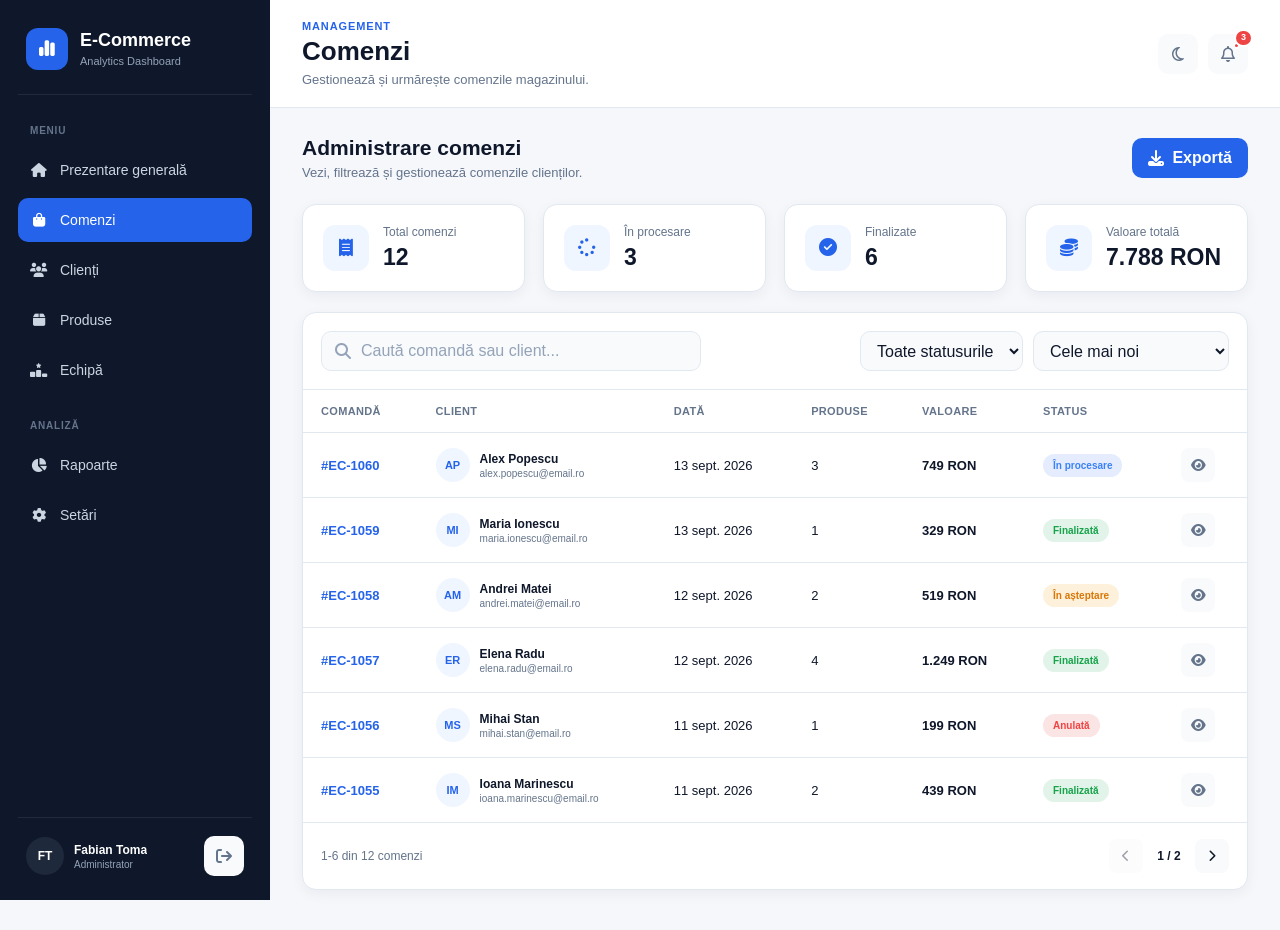
<file: commands.html>
<!DOCTYPE html>
<html lang="ro">

<head>
    <meta charset="UTF-8">

    <meta
        name="viewport"
        content="width=device-width, initial-scale=1.0"
    >

    <meta
        name="description"
        content="Administrarea comenzilor din E-Commerce Analytics Dashboard."
    >

    <title>Comenzi | E-Commerce Analytics Dashboard</title>

    <!-- CSS general -->
    <link rel="stylesheet" href="./css/style.css">

    <!-- CSS pagină comenzi -->
    <link rel="stylesheet" href="./css/commands.css">

    <!-- Font Awesome -->
    <link
        rel="stylesheet"
        href="https://cdnjs.cloudflare.com/ajax/libs/font-awesome/6.5.2/css/all.min.css"
    >
</head>

<body>

    <div class="app">

        <!-- =========================
             SIDEBAR
        ========================== -->
        <aside class="sidebar" id="sidebar">

            <div class="sidebar__brand">

                <div class="sidebar__logo">
                    <i class="fa-solid fa-chart-simple"></i>
                </div>

                <div class="sidebar__brand-text">
                    <h1>E-Commerce</h1>
                    <span>Analytics Dashboard</span>
                </div>

            </div>


            <nav class="sidebar__nav">

                <span class="sidebar__label">
                    MENIU
                </span>

                <a
                    href="index.html"
                    class="sidebar__link"
                >
                    <i class="fa-solid fa-house"></i>
                    <span>Prezentare generală</span>
                </a>

                <a
                    href="commands.html"
                    class="sidebar__link active"
                >
                    <i class="fa-solid fa-bag-shopping"></i>
                    <span>Comenzi</span>
                </a>

                   <a href="customers.html" class="sidebar__link">
                    <i class="fa-solid fa-users"></i>
                    <span>Clienți</span>
                </a>

                <a
                    href="products.html"
                    class="sidebar__link"
                >
                    <i class="fa-solid fa-box"></i>
                    <span>Produse</span>
                </a>

                <a
                    href="team.html"
                    class="sidebar__link"
                >
                    <i class="fa-solid fa-ranking-star"></i>
                    <span>Echipă</span>
                </a>


                <span class="sidebar__label sidebar__label--secondary">
                    ANALIZĂ
                </span>

                <a
                    href="reports.html"
                    class="sidebar__link"
                >
                    <i class="fa-solid fa-chart-pie"></i>
                    <span>Rapoarte</span>
                </a>

                <a
                    href="settings.html"
                    class="sidebar__link"
                >
                    <i class="fa-solid fa-gear"></i>
                    <span>Setări</span>
                </a>

            </nav>


            <div class="sidebar__footer">

                <div class="user">

                    <div class="user__avatar">
                        FT
                    </div>

                    <div class="user__info">
                        <strong>Fabian Toma</strong>
                        <span>Administrator</span>
                    </div>

                </div>

                <button
                    class="icon-button"
                    id="logoutButton"
                    type="button"
                    aria-label="Deconectare"
                >
                    <i class="fa-solid fa-arrow-right-from-bracket"></i>
                </button>

            </div>

        </aside>


        <div
            class="sidebar-overlay"
            id="sidebarOverlay"
        ></div>


        <!-- =========================
             MAIN
        ========================== -->
        <main class="main">

            <!-- TOPBAR -->
            <header class="topbar">

                <div class="topbar__left">

                    <button
                        class="icon-button mobile-menu-button"
                        id="mobileMenuButton"
                        type="button"
                        aria-label="Deschide meniul"
                    >
                        <i class="fa-solid fa-bars"></i>
                    </button>

                    <div class="page-heading">

                        <span class="page-heading__eyebrow">
                            Management
                        </span>

                        <h2>Comenzi</h2>

                        <p>
                            Gestionează și urmărește comenzile magazinului.
                        </p>

                    </div>

                </div>


                <div class="topbar__actions">

                    <button
                        class="icon-button"
                        id="themeButton"
                        type="button"
                        aria-label="Schimbă tema"
                    >
                        <i class="fa-regular fa-moon"></i>
                    </button>

                    <button
                        class="icon-button notification-button"
                        type="button"
                        aria-label="Notificări"
                    >
                        <i class="fa-regular fa-bell"></i>
                        <span class="notification-dot"></span>
                    </button>

                </div>

            </header>


            <!-- =========================
                 CONTENT
            ========================== -->
            <div class="content orders-page">

                <!-- PAGE HEADER -->
                <section class="orders-header">

                    <div>
                        <h3>Administrare comenzi</h3>

                        <p>
                            Vezi, filtrează și gestionează comenzile clienților.
                        </p>
                    </div>

                    <button
                        class="button button--primary"
                        id="exportOrdersButton"
                        type="button"
                    >
                        <i class="fa-solid fa-download"></i>
                        Exportă
                    </button>

                </section>


                <!-- =========================
                     KPI
                ========================== -->
                <section class="orders-stats">

                    <article class="order-stat">

                        <div class="order-stat__icon">
                            <i class="fa-solid fa-receipt"></i>
                        </div>

                        <div>
                            <span>Total comenzi</span>
                            <strong id="ordersTotal">0</strong>
                        </div>

                    </article>


                    <article class="order-stat">

                        <div class="order-stat__icon">
                            <i class="fa-solid fa-spinner"></i>
                        </div>

                        <div>
                            <span>În procesare</span>
                            <strong id="ordersProcessing">0</strong>
                        </div>

                    </article>


                    <article class="order-stat">

                        <div class="order-stat__icon">
                            <i class="fa-solid fa-circle-check"></i>
                        </div>

                        <div>
                            <span>Finalizate</span>
                            <strong id="ordersCompleted">0</strong>
                        </div>

                    </article>


                    <article class="order-stat">

                        <div class="order-stat__icon">
                            <i class="fa-solid fa-coins"></i>
                        </div>

                        <div>
                            <span>Valoare totală</span>
                            <strong id="ordersRevenue">0 RON</strong>
                        </div>

                    </article>

                </section>


                <!-- =========================
                     ORDERS CARD
                ========================== -->
                <section class="card orders-card">

                    <!-- TOOLBAR -->
                    <div class="orders-toolbar">

                        <div class="orders-search">

                            <i class="fa-solid fa-magnifying-glass"></i>

                            <input
                                id="orderSearch"
                                type="search"
                                placeholder="Caută comandă sau client..."
                                autocomplete="off"
                            >

                        </div>


                        <div class="orders-filters">

                            <select
                                id="statusFilter"
                                class="orders-select"
                                aria-label="Filtrează după status"
                            >
                                <option value="all">
                                    Toate statusurile
                                </option>

                                <option value="Finalizată">
                                    Finalizate
                                </option>

                                <option value="În procesare">
                                    În procesare
                                </option>

                                <option value="În așteptare">
                                    În așteptare
                                </option>

                                <option value="Anulată">
                                    Anulate
                                </option>
                            </select>


                            <select
                                id="sortOrders"
                                class="orders-select"
                                aria-label="Sortează comenzile"
                            >
                                <option value="newest">
                                    Cele mai noi
                                </option>

                                <option value="oldest">
                                    Cele mai vechi
                                </option>

                                <option value="highest">
                                    Valoare descrescător
                                </option>

                                <option value="lowest">
                                    Valoare crescător
                                </option>
                            </select>

                        </div>

                    </div>


                    <!-- TABLE -->
                    <div class="table-wrapper">

                        <table class="orders-management-table">

                            <thead>
                                <tr>
                                    <th>Comandă</th>
                                    <th>Client</th>
                                    <th>Dată</th>
                                    <th>Produse</th>
                                    <th>Valoare</th>
                                    <th>Status</th>
                                    <th></th>
                                </tr>
                            </thead>

                            <tbody id="ordersTableBody"></tbody>

                        </table>

                    </div>


                    <!-- EMPTY STATE -->
                    <div
                        class="orders-empty"
                        id="ordersEmpty"
                        hidden
                    >
                        <i class="fa-solid fa-box-open"></i>

                        <strong>
                            Nu am găsit comenzi
                        </strong>

                        <span>
                            Încearcă să modifici filtrele sau căutarea.
                        </span>
                    </div>


                    <!-- PAGINATION -->
                    <div class="orders-pagination">

                        <span id="paginationInfo">
                            0 comenzi
                        </span>

                        <div class="pagination-buttons">

                            <button
                                class="pagination-button"
                                id="previousPage"
                                type="button"
                                aria-label="Pagina anterioară"
                            >
                                <i class="fa-solid fa-chevron-left"></i>
                            </button>

                            <span id="currentPage">
                                1
                            </span>

                            <button
                                class="pagination-button"
                                id="nextPage"
                                type="button"
                                aria-label="Pagina următoare"
                            >
                                <i class="fa-solid fa-chevron-right"></i>
                            </button>

                        </div>

                    </div>

                </section>

            </div>

        </main>

    </div>


    <!-- =========================
         MODAL DETALII COMANDĂ
    ========================== -->
    <div
        class="order-modal"
        id="orderModal"
        aria-hidden="true"
    >

        <div
            class="order-modal__backdrop"
            id="orderModalBackdrop"
        ></div>

        <div class="order-modal__content">

            <div class="order-modal__header">

                <div>
                    <span>Detalii comandă</span>
                    <h3 id="modalOrderId">#EC-0000</h3>
                </div>

                <button
                    class="icon-button"
                    id="closeOrderModal"
                    type="button"
                    aria-label="Închide"
                >
                    <i class="fa-solid fa-xmark"></i>
                </button>

            </div>


            <div class="order-modal__body">

                <div class="order-detail">
                    <span>Client</span>
                    <strong id="modalCustomer">—</strong>
                </div>

                <div class="order-detail">
                    <span>Email</span>
                    <strong id="modalEmail">—</strong>
                </div>

                <div class="order-detail">
                    <span>Dată</span>
                    <strong id="modalDate">—</strong>
                </div>

                <div class="order-detail">
                    <span>Produse</span>
                    <strong id="modalProducts">—</strong>
                </div>

                <div class="order-detail">
                    <span>Status</span>
                    <strong id="modalStatus">—</strong>
                </div>

                <div class="order-detail">
                    <span>Valoare totală</span>
                    <strong id="modalAmount">—</strong>
                </div>

            </div>

        </div>

    </div>


    <script src="./js/commands.js"></script>
    <script src="./js/notifications.js"></script>
    <script src="./js/logout.js"></script>
    <script src="./js/profile.js"></script>

</body>
</html>
</file>
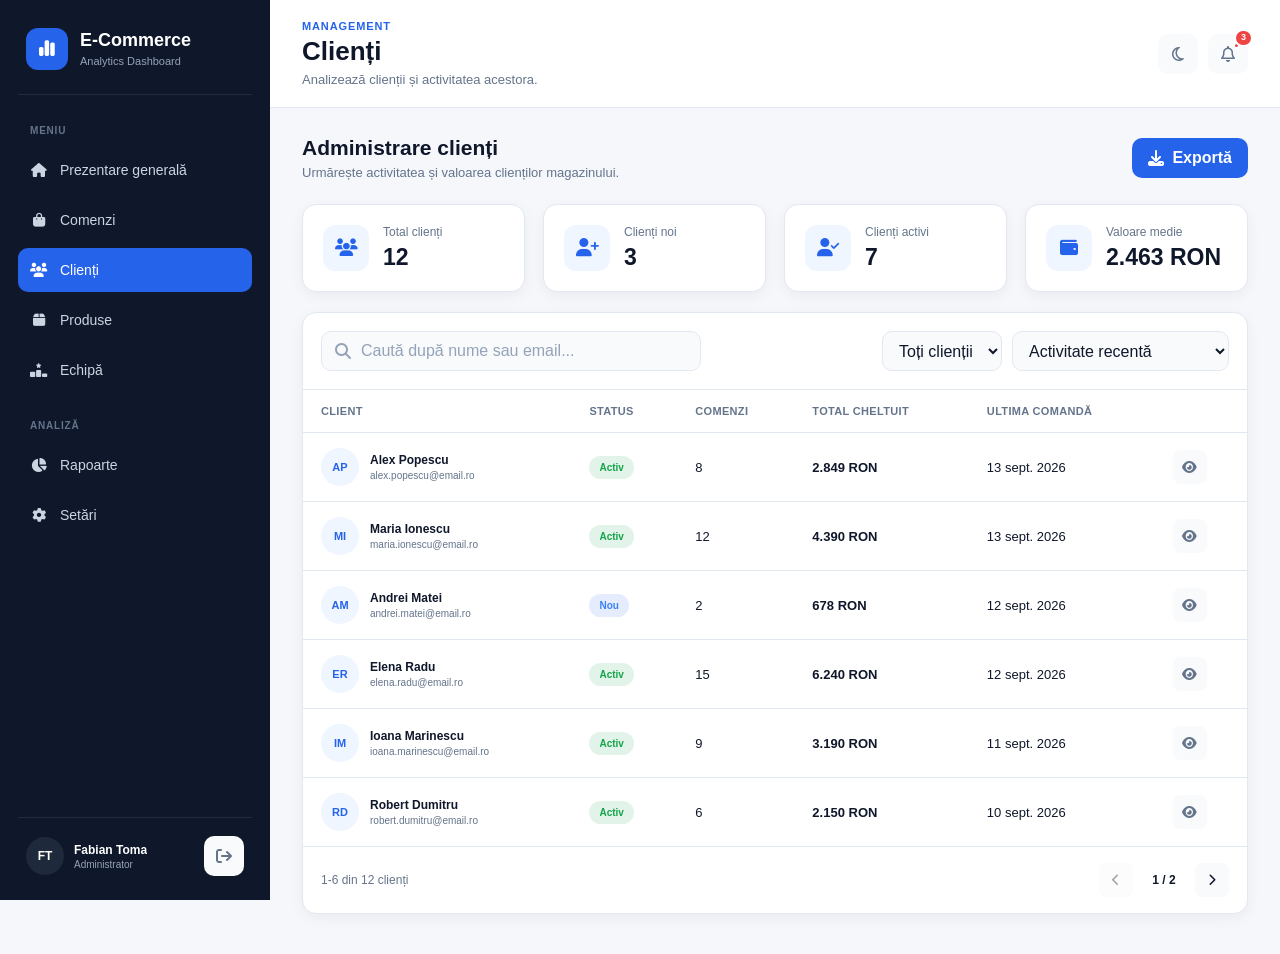
<file: customers.html>
<!DOCTYPE html>
<html lang="ro">

<head>
    <meta charset="UTF-8">

    <meta
        name="viewport"
        content="width=device-width, initial-scale=1.0"
    >

    <meta
        name="description"
        content="Administrarea clienților din E-Commerce Analytics Dashboard."
    >

    <title>Clienți | E-Commerce Analytics Dashboard</title>

    <link rel="stylesheet" href="./css/style.css">
    <link rel="stylesheet" href="./css/customers.css">

    <link
        rel="stylesheet"
        href="https://cdnjs.cloudflare.com/ajax/libs/font-awesome/6.5.2/css/all.min.css"
    >
</head>

<body>

    <div class="app">

        <!-- =========================
             SIDEBAR
        ========================== -->
        <aside class="sidebar" id="sidebar">

            <div class="sidebar__brand">

                <div class="sidebar__logo">
                    <i class="fa-solid fa-chart-simple"></i>
                </div>

                <div class="sidebar__brand-text">
                    <h1>E-Commerce</h1>
                    <span>Analytics Dashboard</span>
                </div>

            </div>

            <nav class="sidebar__nav">

                <span class="sidebar__label">
                    MENIU
                </span>

                <a
                    href="index.html"
                    class="sidebar__link"
                >
                    <i class="fa-solid fa-house"></i>
                    <span>Prezentare generală</span>
                </a>

                <a
                    href="commands.html"
                    class="sidebar__link"
                >
                    <i class="fa-solid fa-bag-shopping"></i>
                    <span>Comenzi</span>
                </a>

                <a
                    href="customers.html"
                    class="sidebar__link active"
                >
                    <i class="fa-solid fa-users"></i>
                    <span>Clienți</span>
                </a>

                <a
                    href="products.html"
                    class="sidebar__link"
                >
                    <i class="fa-solid fa-box"></i>
                    <span>Produse</span>
                </a>

                <a
                    href="team.html"
                    class="sidebar__link"
                >
                    <i class="fa-solid fa-ranking-star"></i>
                    <span>Echipă</span>
                </a>

                <span class="sidebar__label sidebar__label--secondary">
                    ANALIZĂ
                </span>

                <a
                    href="reports.html"
                    class="sidebar__link"
                >
                    <i class="fa-solid fa-chart-pie"></i>
                    <span>Rapoarte</span>
                </a>

                <a
                    href="settings.html"
                    class="sidebar__link"
                >
                    <i class="fa-solid fa-gear"></i>
                    <span>Setări</span>
                </a>

            </nav>

            <div class="sidebar__footer">

                <div class="user">

                    <div class="user__avatar">
                        FT
                    </div>

                    <div class="user__info">
                        <strong>Fabian Toma</strong>
                        <span>Administrator</span>
                    </div>

                </div>

                <button
                    class="icon-button"
                    id="logoutButton"
                    type="button"
                    aria-label="Deconectare"
                >
                    <i class="fa-solid fa-arrow-right-from-bracket"></i>
                </button>

            </div>

        </aside>

        <div
            class="sidebar-overlay"
            id="sidebarOverlay"
        ></div>


        <!-- =========================
             MAIN
        ========================== -->
        <main class="main">

            <header class="topbar">

                <div class="topbar__left">

                    <button
                        class="icon-button mobile-menu-button"
                        id="mobileMenuButton"
                        type="button"
                        aria-label="Deschide meniul"
                    >
                        <i class="fa-solid fa-bars"></i>
                    </button>

                    <div class="page-heading">

                        <span class="page-heading__eyebrow">
                            Management
                        </span>

                        <h2>Clienți</h2>

                        <p>
                            Analizează clienții și activitatea acestora.
                        </p>

                    </div>

                </div>

                <div class="topbar__actions">

                    <button
                        class="icon-button"
                        id="themeButton"
                        type="button"
                        aria-label="Schimbă tema"
                    >
                        <i class="fa-regular fa-moon"></i>
                    </button>

                    <button
                        class="icon-button notification-button"
                        type="button"
                        aria-label="Notificări"
                    >
                        <i class="fa-regular fa-bell"></i>
                        <span class="notification-dot"></span>
                    </button>

                </div>

            </header>


            <!-- =========================
                 CONTENT
            ========================== -->
            <div class="content customers-page">

                <section class="customers-header">

                    <div>
                        <h3>Administrare clienți</h3>

                        <p>
                            Urmărește activitatea și valoarea clienților magazinului.
                        </p>
                    </div>

                    <button
                        class="button button--primary"
                        id="exportCustomersButton"
                        type="button"
                    >
                        <i class="fa-solid fa-download"></i>
                        Exportă
                    </button>

                </section>


                <!-- =========================
                     KPI
                ========================== -->
                <section class="customers-stats">

                    <article class="customer-stat">

                        <div class="customer-stat__icon">
                            <i class="fa-solid fa-users"></i>
                        </div>

                        <div>
                            <span>Total clienți</span>
                            <strong id="customersTotal">0</strong>
                        </div>

                    </article>

                    <article class="customer-stat">

                        <div class="customer-stat__icon">
                            <i class="fa-solid fa-user-plus"></i>
                        </div>

                        <div>
                            <span>Clienți noi</span>
                            <strong id="customersNew">0</strong>
                        </div>

                    </article>

                    <article class="customer-stat">

                        <div class="customer-stat__icon">
                            <i class="fa-solid fa-user-check"></i>
                        </div>

                        <div>
                            <span>Clienți activi</span>
                            <strong id="customersActive">0</strong>
                        </div>

                    </article>

                    <article class="customer-stat">

                        <div class="customer-stat__icon">
                            <i class="fa-solid fa-wallet"></i>
                        </div>

                        <div>
                            <span>Valoare medie</span>
                            <strong id="averageCustomerValue">0 RON</strong>
                        </div>

                    </article>

                </section>


                <!-- =========================
                     CUSTOMERS
                ========================== -->
                <section class="card customers-card">

                    <div class="customers-toolbar">

                        <div class="customers-search">

                            <i class="fa-solid fa-magnifying-glass"></i>

                            <input
                                id="customerSearch"
                                type="search"
                                placeholder="Caută după nume sau email..."
                                autocomplete="off"
                            >

                        </div>

                        <div class="customers-filters">

                            <select
                                id="customerStatusFilter"
                                class="customers-select"
                            >
                                <option value="all">
                                    Toți clienții
                                </option>

                                <option value="Activ">
                                    Activi
                                </option>

                                <option value="Nou">
                                    Noi
                                </option>

                                <option value="Inactiv">
                                    Inactivi
                                </option>
                            </select>

                            <select
                                id="customerSort"
                                class="customers-select"
                            >
                                <option value="recent">
                                    Activitate recentă
                                </option>

                                <option value="spent-high">
                                    Total cheltuit ↓
                                </option>

                                <option value="spent-low">
                                    Total cheltuit ↑
                                </option>

                                <option value="orders">
                                    Cele mai multe comenzi
                                </option>
                            </select>

                        </div>

                    </div>


                    <div class="table-wrapper">

                        <table class="customers-table">

                            <thead>
                                <tr>
                                    <th>Client</th>
                                    <th>Status</th>
                                    <th>Comenzi</th>
                                    <th>Total cheltuit</th>
                                    <th>Ultima comandă</th>
                                    <th></th>
                                </tr>
                            </thead>

                            <tbody id="customersTableBody"></tbody>

                        </table>

                    </div>


                    <div
                        class="customers-empty"
                        id="customersEmpty"
                        hidden
                    >
                        <i class="fa-solid fa-user-slash"></i>

                        <strong>Niciun client găsit</strong>

                        <span>
                            Modifică filtrele sau termenul de căutare.
                        </span>
                    </div>


                    <div class="customers-pagination">

                        <span id="customersPaginationInfo">
                            0 clienți
                        </span>

                        <div class="pagination-buttons">

                            <button
                                class="pagination-button"
                                id="customersPreviousPage"
                                type="button"
                            >
                                <i class="fa-solid fa-chevron-left"></i>
                            </button>

                            <span id="customersCurrentPage">
                                1
                            </span>

                            <button
                                class="pagination-button"
                                id="customersNextPage"
                                type="button"
                            >
                                <i class="fa-solid fa-chevron-right"></i>
                            </button>

                        </div>

                    </div>

                </section>

            </div>

        </main>

    </div>


    <!-- =========================
         CUSTOMER MODAL
    ========================== -->
    <div
        class="customer-modal"
        id="customerModal"
        aria-hidden="true"
    >

        <div
            class="customer-modal__backdrop"
            id="customerModalBackdrop"
        ></div>

        <div class="customer-modal__content">

            <div class="customer-modal__header">

                <div class="modal-customer">

                    <div
                        class="modal-customer__avatar"
                        id="modalCustomerAvatar"
                    >
                        FT
                    </div>

                    <div>
                        <span>Profil client</span>
                        <h3 id="modalCustomerName">—</h3>
                    </div>

                </div>

                <button
                    class="icon-button"
                    id="closeCustomerModal"
                    type="button"
                >
                    <i class="fa-solid fa-xmark"></i>
                </button>

            </div>


            <div class="customer-modal__body">

                <div class="customer-detail">
                    <span>Email</span>
                    <strong id="modalCustomerEmail">—</strong>
                </div>

                <div class="customer-detail">
                    <span>Status</span>
                    <strong id="modalCustomerStatus">—</strong>
                </div>

                <div class="customer-detail">
                    <span>Comenzi</span>
                    <strong id="modalCustomerOrders">—</strong>
                </div>

                <div class="customer-detail">
                    <span>Total cheltuit</span>
                    <strong id="modalCustomerSpent">—</strong>
                </div>

                <div class="customer-detail">
                    <span>Client din</span>
                    <strong id="modalCustomerSince">—</strong>
                </div>

                <div class="customer-detail">
                    <span>Ultima comandă</span>
                    <strong id="modalCustomerLastOrder">—</strong>
                </div>

            </div>

        </div>

    </div>


    <script src="./js/customers.js"></script>
    <script src="./js/notifications.js"></script>
    <script src="./js/logout.js"></script>
    <script src="./js/profile.js"></script>
    
</body>
</html>
</file>
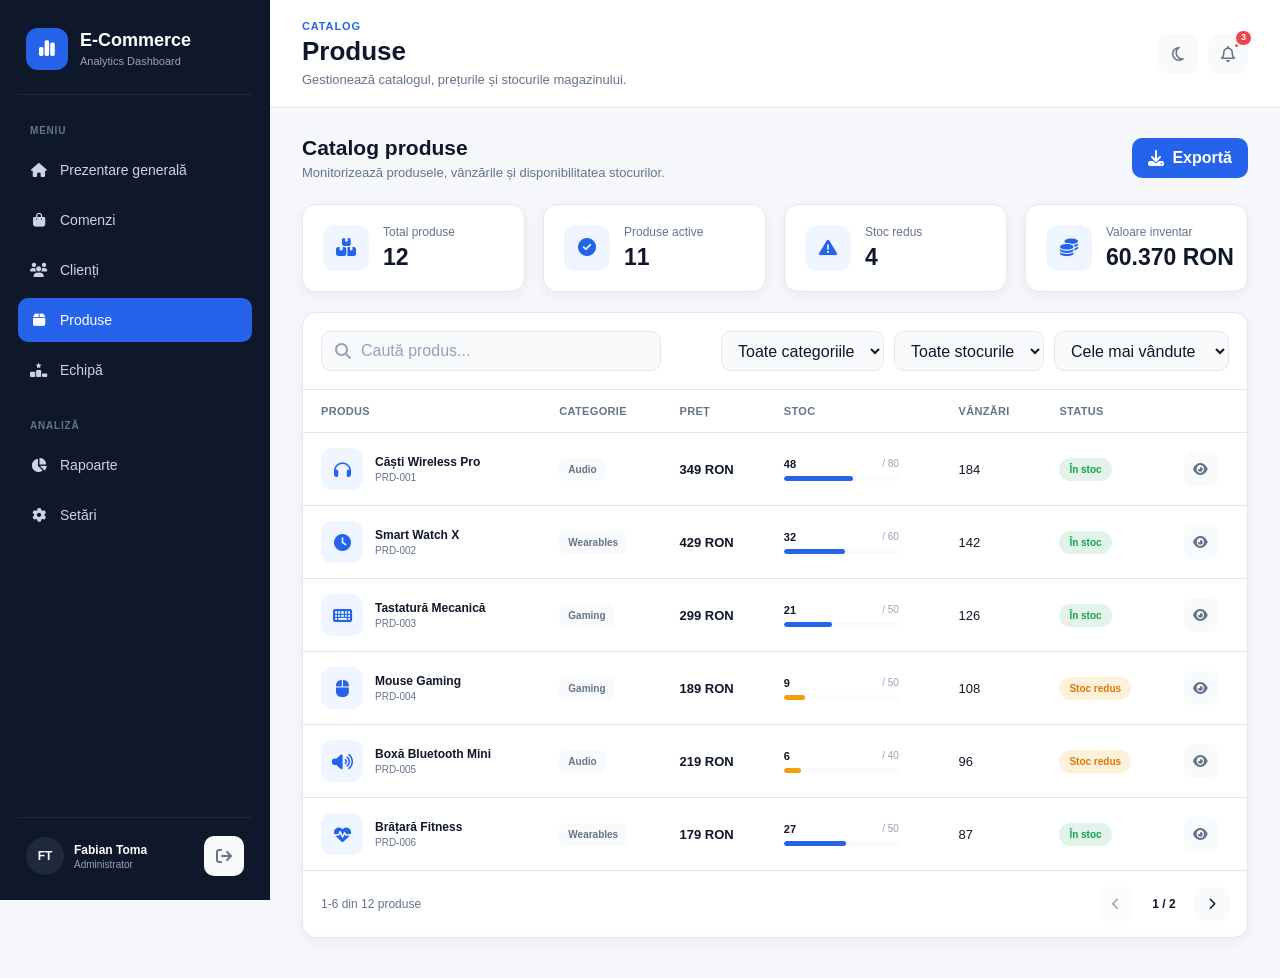
<file: products.html>
<!DOCTYPE html>
<html lang="ro">

<head>
    <meta charset="UTF-8">

    <meta
        name="viewport"
        content="width=device-width, initial-scale=1.0"
    >

    <meta
        name="description"
        content="Administrarea produselor din E-Commerce Analytics Dashboard."
    >

    <title>Produse | E-Commerce Analytics Dashboard</title>

    <!-- CSS general -->
    <link rel="stylesheet" href="./css/style.css">

    <!-- CSS pagină produse -->
    <link rel="stylesheet" href="./css/products.css">

    <!-- Font Awesome -->
    <link
        rel="stylesheet"
        href="https://cdnjs.cloudflare.com/ajax/libs/font-awesome/6.5.2/css/all.min.css"
    >
</head>

<body>

    <div class="app">

        <!-- =========================
             SIDEBAR
        ========================== -->
        <aside class="sidebar" id="sidebar">

            <div class="sidebar__brand">

                <div class="sidebar__logo">
                    <i class="fa-solid fa-chart-simple"></i>
                </div>

                <div class="sidebar__brand-text">
                    <h1>E-Commerce</h1>
                    <span>Analytics Dashboard</span>
                </div>

            </div>


            <nav class="sidebar__nav">

                <span class="sidebar__label">
                    MENIU
                </span>

                <a href="index.html" class="sidebar__link">
                    <i class="fa-solid fa-house"></i>
                    <span>Prezentare generală</span>
                </a>

                <a href="commands.html" class="sidebar__link">
                    <i class="fa-solid fa-bag-shopping"></i>
                    <span>Comenzi</span>
                </a>

                <a href="customers.html" class="sidebar__link">
                    <i class="fa-solid fa-users"></i>
                    <span>Clienți</span>
                </a>

                <a href="products.html" class="sidebar__link active">
                    <i class="fa-solid fa-box"></i>
                    <span>Produse</span>
                </a>

                <a href="team.html" class="sidebar__link">
                    <i class="fa-solid fa-ranking-star"></i>
                    <span>Echipă</span>
                </a>


                <span class="sidebar__label sidebar__label--secondary">
                    ANALIZĂ
                </span>

                <a href="reports.html" class="sidebar__link">
                    <i class="fa-solid fa-chart-pie"></i>
                    <span>Rapoarte</span>
                </a>

                <a href="settings.html" class="sidebar__link">
                    <i class="fa-solid fa-gear"></i>
                    <span>Setări</span>
                </a>

            </nav>


            <div class="sidebar__footer">

                <div class="user">

                    <div class="user__avatar">
                        FT
                    </div>

                    <div class="user__info">
                        <strong>Fabian Toma</strong>
                        <span>Administrator</span>
                    </div>

                </div>

                <button
                    class="icon-button"
                    id="logoutButton"
                    type="button"
                    aria-label="Deconectare"
                >
                    <i class="fa-solid fa-arrow-right-from-bracket"></i>
                </button>

            </div>

        </aside>


        <div
            class="sidebar-overlay"
            id="sidebarOverlay"
        ></div>


        <!-- =========================
             MAIN
        ========================== -->
        <main class="main">

            <!-- TOPBAR -->
            <header class="topbar">

                <div class="topbar__left">

                    <button
                        class="icon-button mobile-menu-button"
                        id="mobileMenuButton"
                        type="button"
                        aria-label="Deschide meniul"
                    >
                        <i class="fa-solid fa-bars"></i>
                    </button>


                    <div class="page-heading">

                        <span class="page-heading__eyebrow">
                            Catalog
                        </span>

                        <h2>Produse</h2>

                        <p>
                            Gestionează catalogul, prețurile și stocurile magazinului.
                        </p>

                    </div>

                </div>


                <div class="topbar__actions">

                    <button
                        class="icon-button"
                        id="themeButton"
                        type="button"
                        aria-label="Schimbă tema"
                    >
                        <i class="fa-regular fa-moon"></i>
                    </button>

                    <button
                        class="icon-button notification-button"
                        type="button"
                        aria-label="Notificări"
                    >
                        <i class="fa-regular fa-bell"></i>
                        <span class="notification-dot"></span>
                    </button>

                </div>

            </header>


            <!-- =========================
                 CONTENT
            ========================== -->
            <div class="content products-page">


                <!-- PAGE HEADER -->
                <section class="products-header">

                    <div>
                        <h3>Catalog produse</h3>

                        <p>
                            Monitorizează produsele, vânzările și disponibilitatea stocurilor.
                        </p>
                    </div>


                    <button
                        class="button button--primary"
                        id="exportProductsButton"
                        type="button"
                    >
                        <i class="fa-solid fa-download"></i>
                        Exportă
                    </button>

                </section>


                <!-- =========================
                     KPI
                ========================== -->
                <section class="products-stats">

                    <article class="product-stat">

                        <div class="product-stat__icon">
                            <i class="fa-solid fa-boxes-stacked"></i>
                        </div>

                        <div>
                            <span>Total produse</span>
                            <strong id="productsTotal">0</strong>
                        </div>

                    </article>


                    <article class="product-stat">

                        <div class="product-stat__icon">
                            <i class="fa-solid fa-circle-check"></i>
                        </div>

                        <div>
                            <span>Produse active</span>
                            <strong id="productsActive">0</strong>
                        </div>

                    </article>


                    <article class="product-stat">

                        <div class="product-stat__icon">
                            <i class="fa-solid fa-triangle-exclamation"></i>
                        </div>

                        <div>
                            <span>Stoc redus</span>
                            <strong id="productsLowStock">0</strong>
                        </div>

                    </article>


                    <article class="product-stat">

                        <div class="product-stat__icon">
                            <i class="fa-solid fa-coins"></i>
                        </div>

                        <div>
                            <span>Valoare inventar</span>
                            <strong id="inventoryValue">0 RON</strong>
                        </div>

                    </article>

                </section>


                <!-- =========================
                     PRODUCTS CARD
                ========================== -->
                <section class="card products-card">


                    <!-- TOOLBAR -->
                    <div class="products-toolbar">

                        <div class="products-search">

                            <i class="fa-solid fa-magnifying-glass"></i>

                            <input
                                id="productSearch"
                                type="search"
                                placeholder="Caută produs..."
                                autocomplete="off"
                            >

                        </div>


                        <div class="products-filters">

                            <!-- CATEGORY -->
                            <select
                                id="categoryFilter"
                                class="products-select"
                                aria-label="Filtrează după categorie"
                            >
                                <option value="all">
                                    Toate categoriile
                                </option>

                                <option value="Audio">
                                    Audio
                                </option>

                                <option value="Wearables">
                                    Wearables
                                </option>

                                <option value="Gaming">
                                    Gaming
                                </option>

                                <option value="Accesorii">
                                    Accesorii
                                </option>
                            </select>


                            <!-- STATUS -->
                            <select
                                id="stockFilter"
                                class="products-select"
                                aria-label="Filtrează după stoc"
                            >
                                <option value="all">
                                    Toate stocurile
                                </option>

                                <option value="În stoc">
                                    În stoc
                                </option>

                                <option value="Stoc redus">
                                    Stoc redus
                                </option>

                                <option value="Stoc epuizat">
                                    Stoc epuizat
                                </option>
                            </select>


                            <!-- SORT -->
                            <select
                                id="productSort"
                                class="products-select"
                                aria-label="Sortează produsele"
                            >
                                <option value="sales">
                                    Cele mai vândute
                                </option>

                                <option value="price-high">
                                    Preț descrescător
                                </option>

                                <option value="price-low">
                                    Preț crescător
                                </option>

                                <option value="stock-high">
                                    Stoc descrescător
                                </option>

                                <option value="stock-low">
                                    Stoc crescător
                                </option>
                            </select>

                        </div>

                    </div>


                    <!-- =========================
                         TABLE
                    ========================== -->
                    <div class="table-wrapper">

                        <table class="products-table">

                            <thead>

                                <tr>
                                    <th>Produs</th>
                                    <th>Categorie</th>
                                    <th>Preț</th>
                                    <th>Stoc</th>
                                    <th>Vânzări</th>
                                    <th>Status</th>
                                    <th></th>
                                </tr>

                            </thead>

                            <tbody id="productsTableBody"></tbody>

                        </table>

                    </div>


                    <!-- EMPTY STATE -->
                    <div
                        class="products-empty"
                        id="productsEmpty"
                        hidden
                    >

                        <i class="fa-solid fa-box-open"></i>

                        <strong>
                            Nu am găsit produse
                        </strong>

                        <span>
                            Modifică filtrele sau termenul de căutare.
                        </span>

                    </div>


                    <!-- =========================
                         PAGINATION
                    ========================== -->
                    <div class="products-pagination">

                        <span id="productsPaginationInfo">
                            0 produse
                        </span>


                        <div class="pagination-buttons">

                            <button
                                class="pagination-button"
                                id="productsPreviousPage"
                                type="button"
                                aria-label="Pagina anterioară"
                            >
                                <i class="fa-solid fa-chevron-left"></i>
                            </button>


                            <span id="productsCurrentPage">
                                1
                            </span>


                            <button
                                class="pagination-button"
                                id="productsNextPage"
                                type="button"
                                aria-label="Pagina următoare"
                            >
                                <i class="fa-solid fa-chevron-right"></i>
                            </button>

                        </div>

                    </div>

                </section>

            </div>

        </main>

    </div>


    <!-- =========================
         PRODUCT MODAL
    ========================== -->
    <div
        class="product-modal"
        id="productModal"
        aria-hidden="true"
    >

        <div
            class="product-modal__backdrop"
            id="productModalBackdrop"
        ></div>


        <div class="product-modal__content">

            <div class="product-modal__header">

                <div class="modal-product">

                    <div
                        class="modal-product__icon"
                        id="modalProductIcon"
                    >
                        <i class="fa-solid fa-box"></i>
                    </div>

                    <div>
                        <span>Detalii produs</span>
                        <h3 id="modalProductName">—</h3>
                    </div>

                </div>


                <button
                    class="icon-button"
                    id="closeProductModal"
                    type="button"
                    aria-label="Închide"
                >
                    <i class="fa-solid fa-xmark"></i>
                </button>

            </div>


            <div class="product-modal__body">

                <div class="product-detail">
                    <span>Categorie</span>
                    <strong id="modalProductCategory">—</strong>
                </div>

                <div class="product-detail">
                    <span>Preț</span>
                    <strong id="modalProductPrice">—</strong>
                </div>

                <div class="product-detail">
                    <span>Stoc disponibil</span>
                    <strong id="modalProductStock">—</strong>
                </div>

                <div class="product-detail">
                    <span>Unități vândute</span>
                    <strong id="modalProductSales">—</strong>
                </div>

                <div class="product-detail">
                    <span>Status</span>
                    <strong id="modalProductStatus">—</strong>
                </div>

                <div class="product-detail">
                    <span>Venit generat</span>
                    <strong id="modalProductRevenue">—</strong>
                </div>

            </div>

        </div>

    </div>


    <!-- JS produse -->
    <script src="./js/products.js"></script>
    <script src="./js/notifications.js"></script>
    <script src="./js/logout.js"></script>
    <script src="./js/profile.js"></script>

</body>
</html>
</file>
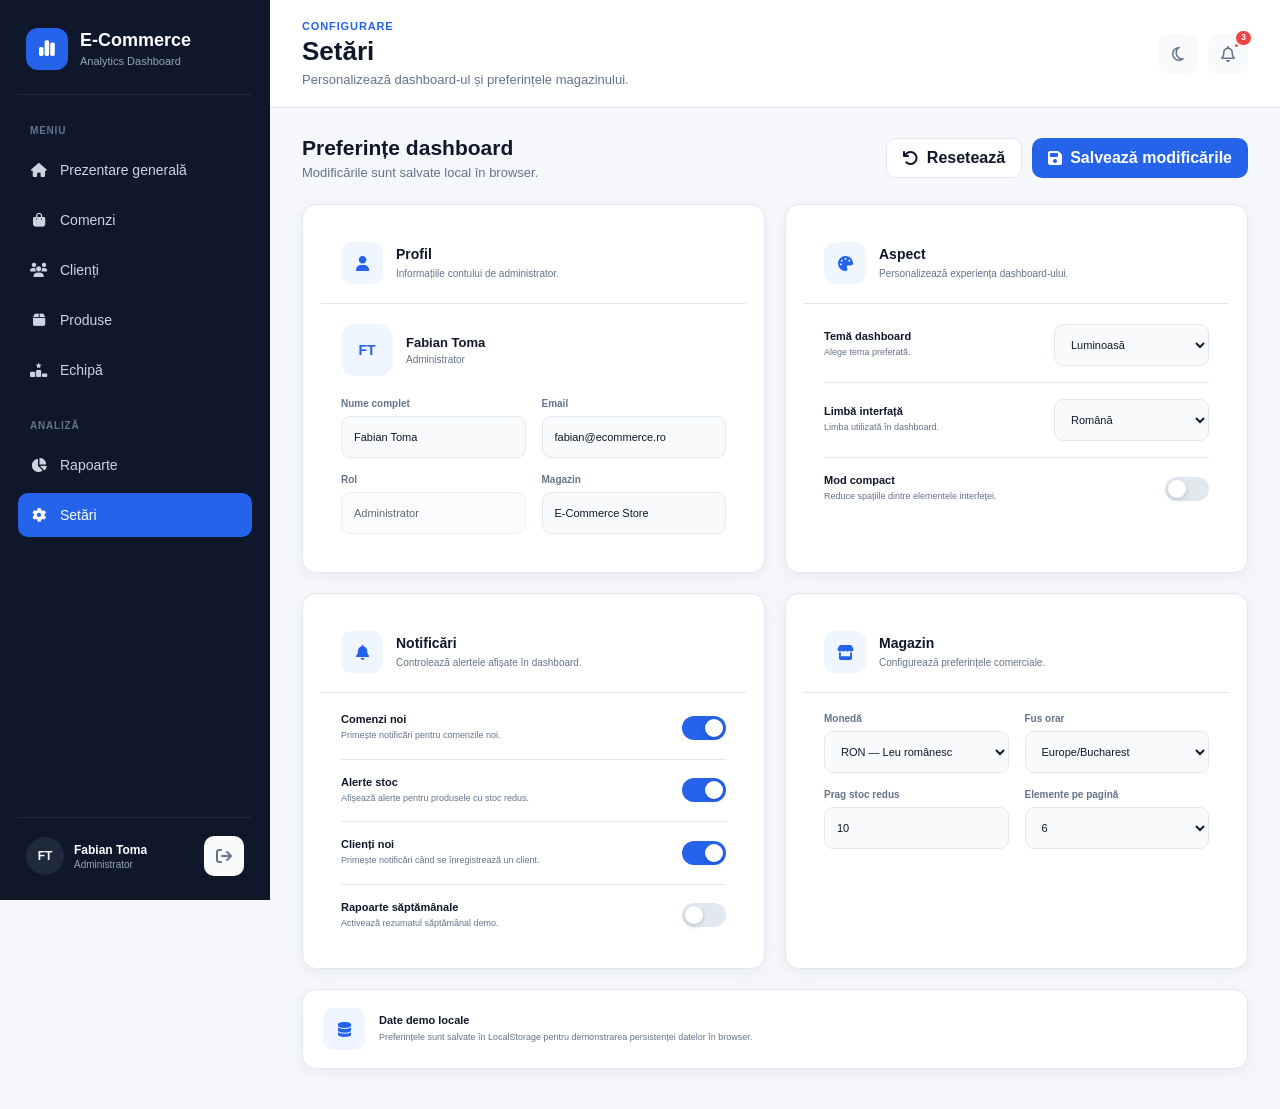
<file: settings.html>
<!DOCTYPE html>
<html lang="ro">

<head>
    <meta charset="UTF-8">

    <meta
        name="viewport"
        content="width=device-width, initial-scale=1.0"
    >

    <meta
        name="description"
        content="Setările E-Commerce Analytics Dashboard."
    >

    <title>Setări | E-Commerce Analytics Dashboard</title>

    <!-- Global CSS -->
    <link rel="stylesheet" href="./css/style.css">

    <!-- Settings CSS -->
    <link rel="stylesheet" href="./css/settings.css">

    <!-- Font Awesome -->
    <link
        rel="stylesheet"
        href="https://cdnjs.cloudflare.com/ajax/libs/font-awesome/6.5.2/css/all.min.css"
    >
</head>


<body>

    <div class="app">

        <!-- =========================
             SIDEBAR
        ========================== -->

        <aside
            class="sidebar"
            id="sidebar"
        >

            <!-- BRAND -->

            <div class="sidebar__brand">

                <div class="sidebar__logo">
                    <i class="fa-solid fa-chart-simple"></i>
                </div>

                <div class="sidebar__brand-text">

                    <h1>
                        E-Commerce
                    </h1>

                    <span>
                        Analytics Dashboard
                    </span>

                </div>

            </div>


            <!-- NAVIGATION -->

            <nav class="sidebar__nav">

                <span class="sidebar__label">
                    MENIU
                </span>


                <a
                    href="index.html"
                    class="sidebar__link"
                >
                    <i class="fa-solid fa-house"></i>
                    <span>Prezentare generală</span>
                </a>


                <a
                    href="commands.html"
                    class="sidebar__link"
                >
                    <i class="fa-solid fa-bag-shopping"></i>
                    <span>Comenzi</span>
                </a>


                <a
                    href="customers.html"
                    class="sidebar__link"
                >
                    <i class="fa-solid fa-users"></i>
                    <span>Clienți</span>
                </a>


                <a
                    href="products.html"
                    class="sidebar__link"
                >
                    <i class="fa-solid fa-box"></i>
                    <span>Produse</span>
                </a>


                <a
                    href="team.html"
                    class="sidebar__link"
                >
                    <i class="fa-solid fa-ranking-star"></i>
                    <span>Echipă</span>
                </a>


                <span
                    class="
                        sidebar__label
                        sidebar__label--secondary
                    "
                >
                    ANALIZĂ
                </span>


                <a
                    href="reports.html"
                    class="sidebar__link"
                >
                    <i class="fa-solid fa-chart-pie"></i>
                    <span>Rapoarte</span>
                </a>


                <a
                    href="settings.html"
                    class="sidebar__link active"
                >
                    <i class="fa-solid fa-gear"></i>
                    <span>Setări</span>
                </a>

            </nav>


            <!-- USER -->

            <div class="sidebar__footer">

                <div class="user">

                    <div class="user__avatar">
                        FT
                    </div>


                    <div class="user__info">

                        <strong>
                            Fabian Toma
                        </strong>

                        <span>
                            Administrator
                        </span>

                    </div>

                </div>


                <button
                    class="icon-button"
                    id="logoutButton"
                    type="button"
                    aria-label="Deconectare"
                >
                    <i class="fa-solid fa-arrow-right-from-bracket"></i>
                </button>

            </div>

        </aside>


        <!-- =========================
             MOBILE OVERLAY
        ========================== -->

        <div
            class="sidebar-overlay"
            id="sidebarOverlay"
        ></div>


        <!-- =========================
             MAIN
        ========================== -->

        <main class="main">


            <!-- =========================
                 TOPBAR
            ========================== -->

            <header class="topbar">

                <div class="topbar__left">

                    <button
                        class="icon-button mobile-menu-button"
                        id="mobileMenuButton"
                        type="button"
                        aria-label="Deschide meniul"
                    >
                        <i class="fa-solid fa-bars"></i>
                    </button>


                    <div class="page-heading">

                        <span class="page-heading__eyebrow">
                            Configurare
                        </span>

                        <h2>
                            Setări
                        </h2>

                        <p>
                            Personalizează dashboard-ul și preferințele magazinului.
                        </p>

                    </div>

                </div>


                <div class="topbar__actions">

                    <!-- THEME -->

                    <button
                        class="icon-button"
                        id="themeButton"
                        type="button"
                        aria-label="Schimbă tema"
                    >
                        <i class="fa-regular fa-moon"></i>
                    </button>


                    <!-- NOTIFICATIONS -->

                    <button
                        class="icon-button notification-button"
                        type="button"
                        aria-label="Notificări"
                    >
                        <i class="fa-regular fa-bell"></i>

                        <span class="notification-dot"></span>
                    </button>

                </div>

            </header>


            <!-- =========================
                 CONTENT
            ========================== -->

            <div class="content settings-page">


                <!-- =========================
                     PAGE HEADER
                ========================== -->

                <section class="settings-header">

                    <div>

                        <h3>
                            Preferințe dashboard
                        </h3>

                        <p>
                            Modificările sunt salvate local în browser.
                        </p>

                    </div>


                    <div class="settings-header__actions">

                        <button
                            class="button settings-reset-button"
                            id="resetSettingsButton"
                            type="button"
                        >
                            <i class="fa-solid fa-arrow-rotate-left"></i>
                            Resetează
                        </button>


                        <button
                            class="button button--primary"
                            id="saveSettingsButton"
                            type="button"
                        >
                            <i class="fa-solid fa-floppy-disk"></i>
                            Salvează modificările
                        </button>

                    </div>

                </section>


                <!-- =========================
                     SETTINGS GRID
                ========================== -->

                <div class="settings-grid">


                    <!-- =====================
                         PROFILE
                    ====================== -->

                    <section class="card settings-card">

                        <div class="settings-card__header">

                            <div class="settings-card__icon">
                                <i class="fa-solid fa-user"></i>
                            </div>


                            <div>

                                <h3>
                                    Profil
                                </h3>

                                <p>
                                    Informațiile contului de administrator.
                                </p>

                            </div>

                        </div>


                        <div class="settings-card__body">

                            <div class="settings-profile">

                                <div
                                    class="settings-profile__avatar"
                                    id="settingsAvatar"
                                >
                                    FT
                                </div>


                                <div>

                                    <strong id="settingsProfileName">
                                        Fabian Toma
                                    </strong>

                                    <span>
                                        Administrator
                                    </span>

                                </div>

                            </div>


                            <div class="settings-form-grid">


                                <!-- NAME -->

                                <div class="settings-field">

                                    <label for="settingsName">
                                        Nume complet
                                    </label>

                                    <input
                                        id="settingsName"
                                        type="text"
                                        value="Fabian Toma"
                                        autocomplete="name"
                                    >

                                </div>


                                <!-- EMAIL -->

                                <div class="settings-field">

                                    <label for="settingsEmail">
                                        Email
                                    </label>

                                    <input
                                        id="settingsEmail"
                                        type="email"
                                        value="fabian@ecommerce.ro"
                                        autocomplete="email"
                                    >

                                </div>


                                <!-- ROLE -->

                                <div class="settings-field">

                                    <label for="settingsRole">
                                        Rol
                                    </label>

                                    <input
                                        id="settingsRole"
                                        type="text"
                                        value="Administrator"
                                        disabled
                                    >

                                </div>


                                <!-- COMPANY -->

                                <div class="settings-field">

                                    <label for="settingsCompany">
                                        Magazin
                                    </label>

                                    <input
                                        id="settingsCompany"
                                        type="text"
                                        value="E-Commerce Store"
                                    >

                                </div>

                            </div>

                        </div>

                    </section>


                    <!-- =====================
                         APPEARANCE
                    ====================== -->

                    <section class="card settings-card">

                        <div class="settings-card__header">

                            <div class="settings-card__icon">
                                <i class="fa-solid fa-palette"></i>
                            </div>


                            <div>

                                <h3>
                                    Aspect
                                </h3>

                                <p>
                                    Personalizează experiența dashboard-ului.
                                </p>

                            </div>

                        </div>


                        <div class="settings-card__body">


                            <!-- THEME SELECT -->

                            <div class="settings-option">

                                <div>

                                    <strong>
                                        Temă dashboard
                                    </strong>

                                    <span>
                                        Alege tema preferată.
                                    </span>

                                </div>


                                <select
                                    id="settingsTheme"
                                    class="settings-select"
                                >
                                    <option value="light">
                                        Luminoasă
                                    </option>

                                    <option value="dark">
                                        Întunecată
                                    </option>
                                </select>

                            </div>


                            <!-- LANGUAGE -->

                            <div class="settings-option">

                                <div>

                                    <strong>
                                        Limbă interfață
                                    </strong>

                                    <span>
                                        Limba utilizată în dashboard.
                                    </span>

                                </div>


                                <select
                                    id="settingsLanguage"
                                    class="settings-select"
                                >
                                    <option value="ro">
                                        Română
                                    </option>

                                    <option value="en">
                                        English
                                    </option>
                                </select>

                            </div>


                            <!-- COMPACT MODE -->

                            <div class="settings-option">

                                <div>

                                    <strong>
                                        Mod compact
                                    </strong>

                                    <span>
                                        Reduce spațiile dintre elementele interfeței.
                                    </span>

                                </div>


                                <label class="settings-switch">

                                    <input
                                        id="compactMode"
                                        type="checkbox"
                                    >

                                    <span class="settings-switch__slider"></span>

                                </label>

                            </div>

                        </div>

                    </section>


                    <!-- =====================
                         NOTIFICATIONS
                    ====================== -->

                    <section class="card settings-card">

                        <div class="settings-card__header">

                            <div class="settings-card__icon">
                                <i class="fa-solid fa-bell"></i>
                            </div>


                            <div>

                                <h3>
                                    Notificări
                                </h3>

                                <p>
                                    Controlează alertele afișate în dashboard.
                                </p>

                            </div>

                        </div>


                        <div class="settings-card__body">


                            <!-- ORDERS -->

                            <div class="settings-option">

                                <div>

                                    <strong>
                                        Comenzi noi
                                    </strong>

                                    <span>
                                        Primește notificări pentru comenzile noi.
                                    </span>

                                </div>


                                <label class="settings-switch">

                                    <input
                                        id="orderNotifications"
                                        type="checkbox"
                                        checked
                                    >

                                    <span class="settings-switch__slider"></span>

                                </label>

                            </div>


                            <!-- STOCK -->

                            <div class="settings-option">

                                <div>

                                    <strong>
                                        Alerte stoc
                                    </strong>

                                    <span>
                                        Afișează alerte pentru produsele cu stoc redus.
                                    </span>

                                </div>


                                <label class="settings-switch">

                                    <input
                                        id="stockNotifications"
                                        type="checkbox"
                                        checked
                                    >

                                    <span class="settings-switch__slider"></span>

                                </label>

                            </div>


                            <!-- CUSTOMERS -->

                            <div class="settings-option">

                                <div>

                                    <strong>
                                        Clienți noi
                                    </strong>

                                    <span>
                                        Primește notificări când se înregistrează un client.
                                    </span>

                                </div>


                                <label class="settings-switch">

                                    <input
                                        id="customerNotifications"
                                        type="checkbox"
                                        checked
                                    >

                                    <span class="settings-switch__slider"></span>

                                </label>

                            </div>


                            <!-- EMAIL REPORTS -->

                            <div class="settings-option">

                                <div>

                                    <strong>
                                        Rapoarte săptămânale
                                    </strong>

                                    <span>
                                        Activează rezumatul săptămânal demo.
                                    </span>

                                </div>


                                <label class="settings-switch">

                                    <input
                                        id="weeklyReports"
                                        type="checkbox"
                                    >

                                    <span class="settings-switch__slider"></span>

                                </label>

                            </div>

                        </div>

                    </section>


                    <!-- =====================
                         STORE SETTINGS
                    ====================== -->

                    <section class="card settings-card">

                        <div class="settings-card__header">

                            <div class="settings-card__icon">
                                <i class="fa-solid fa-store"></i>
                            </div>


                            <div>

                                <h3>
                                    Magazin
                                </h3>

                                <p>
                                    Configurează preferințele comerciale.
                                </p>

                            </div>

                        </div>


                        <div class="settings-card__body">

                            <div class="settings-form-grid">


                                <!-- CURRENCY -->

                                <div class="settings-field">

                                    <label for="settingsCurrency">
                                        Monedă
                                    </label>


                                    <select
                                        id="settingsCurrency"
                                        class="settings-select"
                                    >
                                        <option value="RON">
                                            RON — Leu românesc
                                        </option>

                                        <option value="EUR">
                                            EUR — Euro
                                        </option>

                                        <option value="USD">
                                            USD — Dolar american
                                        </option>
                                    </select>

                                </div>


                                <!-- TIMEZONE -->

                                <div class="settings-field">

                                    <label for="settingsTimezone">
                                        Fus orar
                                    </label>


                                    <select
                                        id="settingsTimezone"
                                        class="settings-select"
                                    >
                                        <option value="Europe/Bucharest">
                                            Europe/Bucharest
                                        </option>

                                        <option value="Europe/London">
                                            Europe/London
                                        </option>

                                        <option value="America/New_York">
                                            America/New_York
                                        </option>
                                    </select>

                                </div>


                                <!-- LOW STOCK -->

                                <div class="settings-field">

                                    <label for="lowStockThreshold">
                                        Prag stoc redus
                                    </label>

                                    <input
                                        id="lowStockThreshold"
                                        type="number"
                                        min="1"
                                        max="100"
                                        value="10"
                                    >

                                </div>


                                <!-- ITEMS PER PAGE -->

                                <div class="settings-field">

                                    <label for="itemsPerPage">
                                        Elemente pe pagină
                                    </label>


                                    <select
                                        id="itemsPerPage"
                                        class="settings-select"
                                    >
                                        <option value="6">
                                            6
                                        </option>

                                        <option value="10">
                                            10
                                        </option>

                                        <option value="20">
                                            20
                                        </option>
                                    </select>

                                </div>

                            </div>

                        </div>

                    </section>

                </div>


                <!-- =========================
                     STORAGE INFO
                ========================== -->

                <section class="settings-storage">

                    <div class="settings-storage__icon">
                        <i class="fa-solid fa-database"></i>
                    </div>


                    <div>

                        <strong>
                            Date demo locale
                        </strong>

                        <p>
                            Preferințele sunt salvate în LocalStorage pentru demonstrarea persistenței datelor în browser.
                        </p>

                    </div>

                </section>

            </div>

        </main>

    </div>


    <!-- =========================
         SAVE TOAST
    ========================== -->

    <div
        class="settings-toast"
        id="settingsToast"
        role="status"
        aria-live="polite"
    >

        <div class="settings-toast__icon">
            <i class="fa-solid fa-check"></i>
        </div>


        <div>

            <strong>
                Setări salvate
            </strong>

            <span>
                Modificările au fost salvate cu succes.
            </span>

        </div>

    </div>


    <!-- =========================
         RESET MODAL
    ========================== -->

    <div
        class="settings-modal"
        id="resetSettingsModal"
        aria-hidden="true"
    >

        <div
            class="settings-modal__backdrop"
            id="resetSettingsBackdrop"
        ></div>


        <div class="settings-modal__content">

            <div class="settings-modal__icon">
                <i class="fa-solid fa-arrow-rotate-left"></i>
            </div>


            <h3>
                Resetezi setările?
            </h3>


            <p>
                Preferințele dashboard-ului vor reveni la valorile implicite.
            </p>


            <div class="settings-modal__actions">

                <button
                    class="button"
                    id="cancelResetSettings"
                    type="button"
                >
                    Anulează
                </button>


                <button
                    class="button settings-reset-confirm"
                    id="confirmResetSettings"
                    type="button"
                >
                    Resetează
                </button>

            </div>

        </div>

    </div>


    <!-- =========================
         SCRIPTS
    ========================== -->

    <script src="./js/settings.js"></script>

    <!-- Global functionality -->
    <script src="./js/notifications.js"></script>
    <script src="./js/logout.js"></script>
    <script src="./js/profile.js"></script>

</body>

</html>
</file>
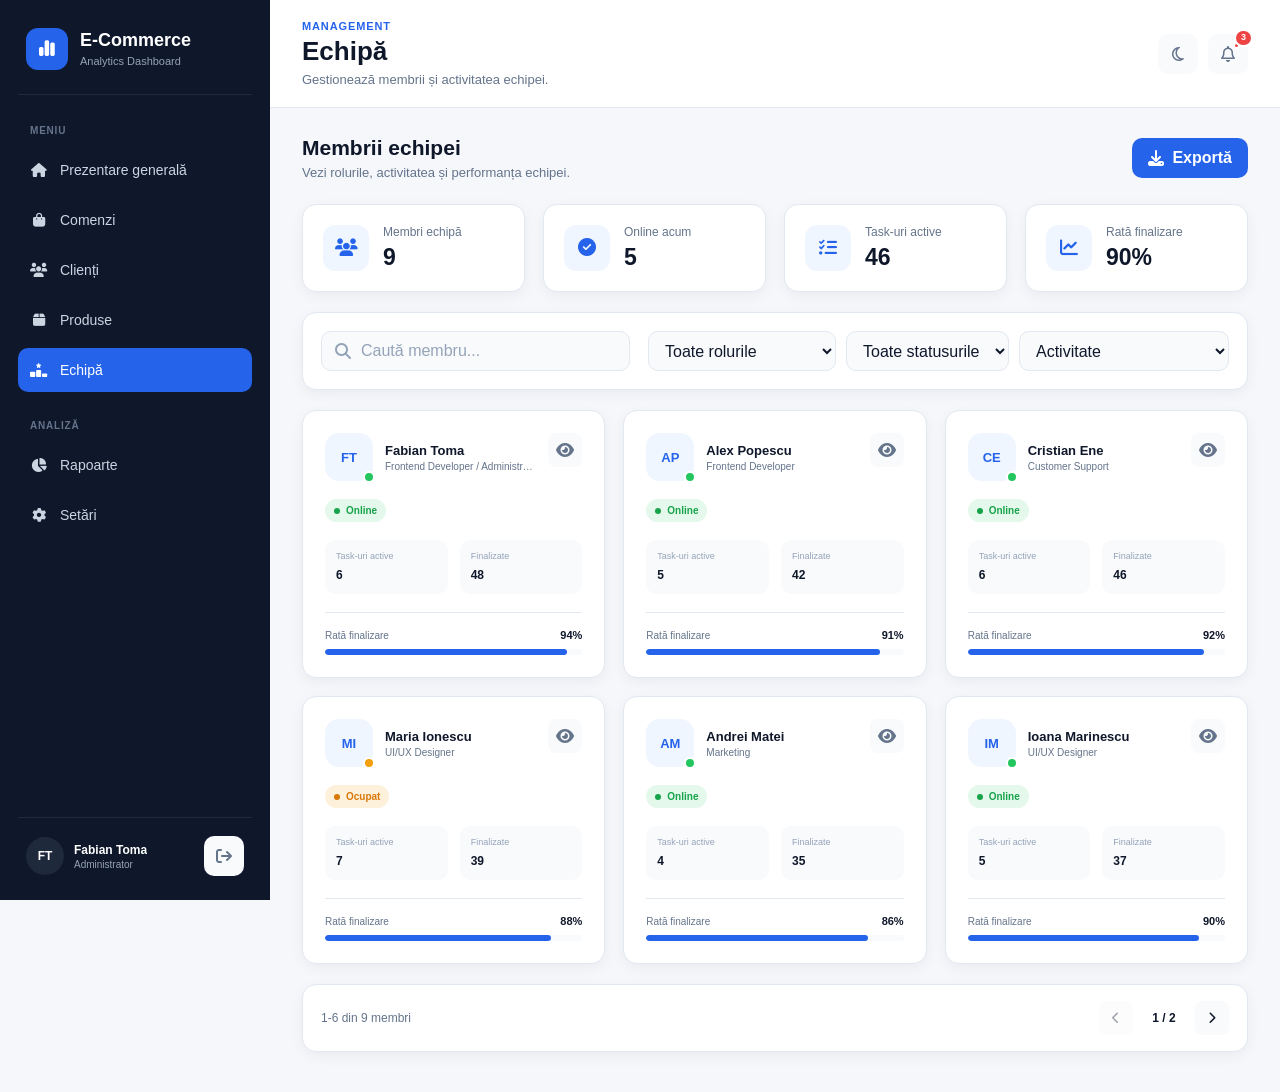
<file: team.html>
<!DOCTYPE html>
<html lang="ro">

<head>
    <meta charset="UTF-8">

    <meta
        name="viewport"
        content="width=device-width, initial-scale=1.0"
    >

    <meta
        name="description"
        content="Gestionarea echipei din E-Commerce Analytics Dashboard."
    >

    <title>Echipă | E-Commerce Analytics Dashboard</title>

    <!-- Global CSS -->
    <link rel="stylesheet" href="./css/style.css">

    <!-- Team CSS -->
    <link rel="stylesheet" href="./css/team.css">

    <!-- Font Awesome -->
    <link
        rel="stylesheet"
        href="https://cdnjs.cloudflare.com/ajax/libs/font-awesome/6.5.2/css/all.min.css"
    >
</head>

<body>

    <div class="app">

        <!-- =========================
             SIDEBAR
        ========================== -->

        <aside
            class="sidebar"
            id="sidebar"
        >

            <div class="sidebar__brand">

                <div class="sidebar__logo">
                    <i class="fa-solid fa-chart-simple"></i>
                </div>

                <div class="sidebar__brand-text">
                    <h1>E-Commerce</h1>
                    <span>Analytics Dashboard</span>
                </div>

            </div>


            <nav class="sidebar__nav">

                <span class="sidebar__label">
                    MENIU
                </span>


                <a
                    href="index.html"
                    class="sidebar__link"
                >
                    <i class="fa-solid fa-house"></i>
                    <span>Prezentare generală</span>
                </a>


                <a
                    href="commands.html"
                    class="sidebar__link"
                >
                    <i class="fa-solid fa-bag-shopping"></i>
                    <span>Comenzi</span>
                </a>


                <a
                    href="customers.html"
                    class="sidebar__link"
                >
                    <i class="fa-solid fa-users"></i>
                    <span>Clienți</span>
                </a>


                <a
                    href="products.html"
                    class="sidebar__link"
                >
                    <i class="fa-solid fa-box"></i>
                    <span>Produse</span>
                </a>


                <a
                    href="team.html"
                    class="sidebar__link active"
                >
                    <i class="fa-solid fa-ranking-star"></i>
                    <span>Echipă</span>
                </a>


                <span
                    class="
                        sidebar__label
                        sidebar__label--secondary
                    "
                >
                    ANALIZĂ
                </span>


                <a
                    href="reports.html"
                    class="sidebar__link"
                >
                    <i class="fa-solid fa-chart-pie"></i>
                    <span>Rapoarte</span>
                </a>


                <a
                    href="settings.html"
                    class="sidebar__link"
                >
                    <i class="fa-solid fa-gear"></i>
                    <span>Setări</span>
                </a>

            </nav>


            <!-- USER -->

            <div class="sidebar__footer">

                <div class="user">

                    <div class="user__avatar">
                        FT
                    </div>

                    <div class="user__info">
                        <strong>Fabian Toma</strong>
                        <span>Administrator</span>
                    </div>

                </div>


                <button
                    class="icon-button"
                    id="logoutButton"
                    type="button"
                    aria-label="Deconectare"
                >
                    <i class="fa-solid fa-arrow-right-from-bracket"></i>
                </button>

            </div>

        </aside>


        <!-- MOBILE OVERLAY -->

        <div
            class="sidebar-overlay"
            id="sidebarOverlay"
        ></div>


        <!-- =========================
             MAIN
        ========================== -->

        <main class="main">

            <!-- =========================
                 TOPBAR
            ========================== -->

            <header class="topbar">

                <div class="topbar__left">

                    <button
                        class="icon-button mobile-menu-button"
                        id="mobileMenuButton"
                        type="button"
                        aria-label="Deschide meniul"
                    >
                        <i class="fa-solid fa-bars"></i>
                    </button>


                    <div class="page-heading">

                        <span class="page-heading__eyebrow">
                            Management
                        </span>

                        <h2>Echipă</h2>

                        <p>
                            Gestionează membrii și activitatea echipei.
                        </p>

                    </div>

                </div>


                <div class="topbar__actions">

                    <!-- THEME -->

                    <button
                        class="icon-button"
                        id="themeButton"
                        type="button"
                        aria-label="Schimbă tema"
                    >
                        <i class="fa-regular fa-moon"></i>
                    </button>


                    <!-- NOTIFICATIONS -->

                    <button
                        class="icon-button notification-button"
                        type="button"
                        aria-label="Notificări"
                    >
                        <i class="fa-regular fa-bell"></i>

                        <span class="notification-dot"></span>
                    </button>

                </div>

            </header>


            <!-- =========================
                 CONTENT
            ========================== -->

            <div class="content team-page">


                <!-- =========================
                     PAGE HEADER
                ========================== -->

                <section class="team-header">

                    <div>

                        <h3>
                            Membrii echipei
                        </h3>

                        <p>
                            Vezi rolurile, activitatea și performanța echipei.
                        </p>

                    </div>


                    <button
                        class="button button--primary"
                        id="exportTeamButton"
                        type="button"
                    >
                        <i class="fa-solid fa-download"></i>
                        Exportă
                    </button>

                </section>


                <!-- =========================
                     KPI
                ========================== -->

                <section class="team-stats">


                    <!-- TOTAL -->

                    <article class="team-stat">

                        <div class="team-stat__icon">
                            <i class="fa-solid fa-users"></i>
                        </div>

                        <div>

                            <span>
                                Membri echipă
                            </span>

                            <strong id="teamTotal">
                                0
                            </strong>

                        </div>

                    </article>


                    <!-- ONLINE -->

                    <article class="team-stat">

                        <div class="team-stat__icon">
                            <i class="fa-solid fa-circle-check"></i>
                        </div>

                        <div>

                            <span>
                                Online acum
                            </span>

                            <strong id="teamOnline">
                                0
                            </strong>

                        </div>

                    </article>


                    <!-- TASKS -->

                    <article class="team-stat">

                        <div class="team-stat__icon">
                            <i class="fa-solid fa-list-check"></i>
                        </div>

                        <div>

                            <span>
                                Task-uri active
                            </span>

                            <strong id="teamTasks">
                                0
                            </strong>

                        </div>

                    </article>


                    <!-- COMPLETION -->

                    <article class="team-stat">

                        <div class="team-stat__icon">
                            <i class="fa-solid fa-chart-line"></i>
                        </div>

                        <div>

                            <span>
                                Rată finalizare
                            </span>

                            <strong id="teamCompletion">
                                0%
                            </strong>

                        </div>

                    </article>

                </section>


                <!-- =========================
                     TOOLBAR
                ========================== -->

                <section class="card team-toolbar">

                    <!-- SEARCH -->

                    <div class="team-search">

                        <i class="fa-solid fa-magnifying-glass"></i>

                        <input
                            id="teamSearch"
                            type="search"
                            placeholder="Caută membru..."
                            autocomplete="off"
                        >

                    </div>


                    <div class="team-filters">

                        <!-- ROLE -->

                        <select
                            id="teamRoleFilter"
                            class="team-select"
                            aria-label="Filtrează după rol"
                        >

                            <option value="all">
                                Toate rolurile
                            </option>

                            <option value="Administrator">
                                Administrator
                            </option>

                            <option value="Frontend Developer">
                                Frontend Developer
                            </option>

                            <option value="UI/UX Designer">
                                UI/UX Designer
                            </option>

                            <option value="Marketing">
                                Marketing
                            </option>

                            <option value="Customer Support">
                                Customer Support
                            </option>

                        </select>


                        <!-- STATUS -->

                        <select
                            id="teamStatusFilter"
                            class="team-select"
                            aria-label="Filtrează după status"
                        >

                            <option value="all">
                                Toate statusurile
                            </option>

                            <option value="Online">
                                Online
                            </option>

                            <option value="Ocupat">
                                Ocupat
                            </option>

                            <option value="Offline">
                                Offline
                            </option>

                        </select>


                        <!-- SORT -->

                        <select
                            id="teamSort"
                            class="team-select"
                            aria-label="Sortează membrii"
                        >

                            <option value="activity">
                                Activitate
                            </option>

                            <option value="tasks-high">
                                Cele mai multe task-uri
                            </option>

                            <option value="completion-high">
                                Rată finalizare
                            </option>

                            <option value="name">
                                Nume A-Z
                            </option>

                        </select>

                    </div>

                </section>


                <!-- =========================
                     TEAM GRID
                ========================== -->

                <section
                    class="team-grid"
                    id="teamGrid"
                >
                    <!-- Rendered with JS -->
                </section>


                <!-- =========================
                     EMPTY STATE
                ========================== -->

                <div
                    class="team-empty"
                    id="teamEmpty"
                    hidden
                >

                    <i class="fa-solid fa-user-slash"></i>

                    <strong>
                        Niciun membru găsit
                    </strong>

                    <span>
                        Modifică filtrele sau termenul de căutare.
                    </span>

                </div>


                <!-- =========================
                     PAGINATION
                ========================== -->

                <section class="card team-pagination">

                    <span id="teamPaginationInfo">
                        0 membri
                    </span>


                    <div class="pagination-buttons">

                        <button
                            class="pagination-button"
                            id="teamPreviousPage"
                            type="button"
                            aria-label="Pagina anterioară"
                        >
                            <i class="fa-solid fa-chevron-left"></i>
                        </button>


                        <span id="teamCurrentPage">
                            1
                        </span>


                        <button
                            class="pagination-button"
                            id="teamNextPage"
                            type="button"
                            aria-label="Pagina următoare"
                        >
                            <i class="fa-solid fa-chevron-right"></i>
                        </button>

                    </div>

                </section>

            </div>

        </main>

    </div>


    <!-- =========================
         TEAM MEMBER MODAL
    ========================== -->

    <div
        class="team-modal"
        id="teamModal"
        aria-hidden="true"
    >

        <div
            class="team-modal__backdrop"
            id="teamModalBackdrop"
        ></div>


        <div class="team-modal__content">

            <!-- HEADER -->

            <div class="team-modal__header">

                <div class="team-modal__member">

                    <div
                        class="team-modal__avatar"
                        id="modalTeamAvatar"
                    >
                        FT
                    </div>


                    <div>

                        <span>
                            Detalii membru
                        </span>

                        <h3 id="modalTeamName">
                            —
                        </h3>

                    </div>

                </div>


                <button
                    class="icon-button"
                    id="closeTeamModal"
                    type="button"
                    aria-label="Închide"
                >
                    <i class="fa-solid fa-xmark"></i>
                </button>

            </div>


            <!-- BODY -->

            <div class="team-modal__body">


                <div class="team-detail">

                    <span>
                        Rol
                    </span>

                    <strong id="modalTeamRole">
                        —
                    </strong>

                </div>


                <div class="team-detail">

                    <span>
                        Email
                    </span>

                    <strong id="modalTeamEmail">
                        —
                    </strong>

                </div>


                <div class="team-detail">

                    <span>
                        Status
                    </span>

                    <strong id="modalTeamStatus">
                        —
                    </strong>

                </div>


                <div class="team-detail">

                    <span>
                        Task-uri active
                    </span>

                    <strong id="modalTeamTasks">
                        —
                    </strong>

                </div>


                <div class="team-detail">

                    <span>
                        Task-uri finalizate
                    </span>

                    <strong id="modalTeamCompleted">
                        —
                    </strong>

                </div>


                <div class="team-detail">

                    <span>
                        Rată finalizare
                    </span>

                    <strong id="modalTeamCompletion">
                        —
                    </strong>

                </div>


                <div class="team-detail">

                    <span>
                        Membru din
                    </span>

                    <strong id="modalTeamSince">
                        —
                    </strong>

                </div>


                <div class="team-detail">

                    <span>
                        Ultima activitate
                    </span>

                    <strong id="modalTeamActivity">
                        —
                    </strong>

                </div>

            </div>

        </div>

    </div>


    <!-- =========================
         SCRIPTS
    ========================== -->

    <script src="./js/team.js"></script>

    <!-- Global functionality -->
    <script src="./js/notifications.js"></script>
    <script src="./js/logout.js"></script>
    <script src="./js/profile.js"></script>

</body>

</html>
</file>
<file: css/style.css>
/* =========================
   RESET
========================= */

* {
    margin: 0;
    padding: 0;
    box-sizing: border-box;
}

html {
    scroll-behavior: smooth;
}

body {
    font-family: Arial, Helvetica, sans-serif;

    background: var(--bg);
    color: var(--text);

    min-height: 100vh;

    transition:
        background-color 0.25s ease,
        color 0.25s ease;
}
a {
    color: inherit;
    text-decoration: none;
}

button,
input,
select {
    font: inherit;
}

button {
    border: none;
    background: none;
    cursor: pointer;
}


/* =========================
   VARIABILE
========================= */

:root {
    --bg: #f5f7fb;
    --surface: #ffffff;
    --surface-soft: #f8fafc;

    --text: #0f172a;
    --text-soft: #64748b;
    --text-light: #94a3b8;

    --border: #e2e8f0;

    --primary: #2563eb;
    --primary-hover: #1d4ed8;
    --primary-soft: #eff6ff;

    --success: #16a34a;
    --danger: #dc2626;

    --sidebar-width: 270px;

    --radius-sm: 10px;
    --radius-md: 14px;
    --radius-lg: 18px;

    --shadow-sm: 0 4px 14px rgba(15, 23, 42, 0.05);
}


/* =========================
   APP
========================= */

.app {
    min-height: 100vh;
}


/* =========================
   SIDEBAR
========================= */

.sidebar {
    position: fixed;
    top: 0;
    left: 0;

    width: var(--sidebar-width);
    height: 100vh;

    display: flex;
    flex-direction: column;

    padding: 24px 18px;

    background: #0f172a;
    color: #fff;

    z-index: 1000;
}

.sidebar__brand {
    display: flex;
    align-items: center;
    gap: 12px;

    padding: 4px 8px 24px;

    border-bottom: 1px solid rgba(255, 255, 255, 0.08);
}

.sidebar__logo {
    width: 42px;
    height: 42px;

    display: flex;
    align-items: center;
    justify-content: center;

    flex-shrink: 0;

    border-radius: 12px;

    background: var(--primary);
    color: #fff;

    font-size: 18px;
}

.sidebar__brand-text h1 {
    font-size: 18px;
    line-height: 1.1;
}

.sidebar__brand-text span {
    display: block;

    margin-top: 4px;

    font-size: 11px;
    color: #94a3b8;
}

.sidebar__nav {
    flex: 1;

    display: flex;
    flex-direction: column;
    gap: 6px;

    padding-top: 22px;

    overflow-y: auto;
}

.sidebar__label {
    margin: 8px 12px 6px;

    font-size: 10px;
    font-weight: 700;

    letter-spacing: 0.08em;
    color: #64748b;
}

.sidebar__label--secondary {
    margin-top: 22px;
}

.sidebar__link {
    display: flex;
    align-items: center;
    gap: 12px;

    min-height: 44px;

    padding: 10px 12px;

    border-radius: 10px;

    color: #cbd5e1;

    font-size: 14px;

    transition: 0.2s ease;
}

.sidebar__link i {
    width: 18px;

    flex-shrink: 0;

    text-align: center;
}

.sidebar__link:hover {
    background: rgba(255, 255, 255, 0.06);
    color: #fff;
}

.sidebar__link.active {
    background: var(--primary);
    color: #fff;
}

.sidebar__footer {
    display: flex;
    align-items: center;
    justify-content: space-between;
    gap: 10px;

    padding: 18px 8px 0;

    border-top: 1px solid rgba(255, 255, 255, 0.08);
}

.user {
    display: flex;
    align-items: center;
    gap: 10px;

    min-width: 0;
}

.user__avatar {
    width: 38px;
    height: 38px;

    display: flex;
    align-items: center;
    justify-content: center;

    flex-shrink: 0;

    border-radius: 50%;

    background: #1e293b;

    font-size: 12px;
    font-weight: 700;
}

.user__info {
    display: flex;
    flex-direction: column;

    min-width: 0;
}

.user__info strong {
    font-size: 12px;

    white-space: nowrap;
    overflow: hidden;
    text-overflow: ellipsis;
}

.user__info span {
    margin-top: 2px;

    font-size: 10px;
    color: #94a3b8;
}


/* =========================
   MAIN
========================= */

.main {
    margin-left: var(--sidebar-width);

    min-height: 100vh;
}


/* =========================
   TOPBAR
========================= */

.topbar {
    min-height: 100px;

    display: flex;
    align-items: center;
    justify-content: space-between;
    gap: 24px;

    padding: 20px 32px;

    background: var(--surface);

    border-bottom: 1px solid var(--border);

    position: sticky;
    top: 0;
    z-index: 100;
}

.topbar__left {
    display: flex;
    align-items: center;
    gap: 16px;
}

.page-heading__eyebrow {
    display: block;

    margin-bottom: 4px;

    font-size: 11px;
    font-weight: 700;

    color: var(--primary);

    text-transform: uppercase;
    letter-spacing: 0.08em;
}

.page-heading h2 {
    font-size: 26px;
    line-height: 1.2;
}

.page-heading p {
    margin-top: 5px;

    font-size: 13px;
    color: var(--text-soft);
}

.topbar__actions {
    display: flex;
    align-items: center;
    gap: 10px;
}


/* =========================
   SEARCH
========================= */

.search {
    width: 230px;

    display: flex;
    align-items: center;
    gap: 10px;

    padding: 10px 12px;

    border: 1px solid var(--border);
    border-radius: 10px;

    background: var(--surface-soft);
}

.search i {
    color: var(--text-light);
}

.search input {
    width: 100%;

    border: none;
    outline: none;

    background: transparent;

    color: var(--text);
}

.search input::placeholder {
    color: var(--text-light);
}


/* =========================
   BUTTONS
========================= */

.icon-button {
    width: 40px;
    height: 40px;

    display: inline-flex;
    align-items: center;
    justify-content: center;

    flex-shrink: 0;

    border-radius: 10px;

    background: var(--surface-soft);
    color: var(--text-soft);

    transition: 0.2s ease;
}

.icon-button:hover {
    background: #eef2f7;
    color: var(--text);
}

.button {
    display: inline-flex;
    align-items: center;
    justify-content: center;
    gap: 8px;

    min-height: 40px;

    padding: 10px 16px;

    border-radius: 10px;

    font-weight: 600;
}

.button--primary {
    background: var(--primary);
    color: #fff;
}

.button--primary:hover {
    background: var(--primary-hover);
}

.notification-button {
    position: relative;
}

.notification-dot {
    position: absolute;
    top: 8px;
    right: 8px;

    width: 7px;
    height: 7px;

    border-radius: 50%;

    background: #ef4444;

    border: 2px solid #fff;
}

.mobile-menu-button {
    display: none;
}


/* =========================
   CONTENT
========================= */

.content {
    padding: 28px 32px 40px;
}


/* =========================
   OVERVIEW
========================= */

.overview-header {
    display: flex;
    justify-content: space-between;
    align-items: center;
    gap: 20px;

    margin-bottom: 24px;
}

.overview-header h3 {
    font-size: 21px;
}

.overview-header p {
    margin-top: 4px;

    font-size: 13px;
    color: var(--text-soft);
}

.overview-actions {
    display: flex;
    align-items: center;
    gap: 10px;
}

.period-filter {
    min-width: 160px;

    height: 40px;

    padding: 0 12px;

    border: 1px solid var(--border);
    border-radius: 10px;

    background: var(--surface);
    color: var(--text);

    outline: none;
}


/* =========================
   KPI
========================= */

.stats-grid {
    display: grid;
    grid-template-columns: repeat(4, minmax(0, 1fr));
    gap: 18px;

    margin-bottom: 20px;
}

.stat-card {
    min-height: 150px;

    display: flex;
    flex-direction: column;
    justify-content: space-between;

    padding: 18px;

    border: 1px solid var(--border);
    border-radius: var(--radius-md);

    background: var(--surface);
    box-shadow: var(--shadow-sm);
}

.stat-card__header {
    display: flex;
    align-items: center;
    justify-content: space-between;

    margin-bottom: 14px;
}

.stat-card__icon {
    width: 40px;
    height: 40px;

    display: flex;
    align-items: center;
    justify-content: center;

    border-radius: 11px;

    background: var(--primary-soft);
    color: var(--primary);
}

.stat-card__change {
    font-size: 12px;
    font-weight: 700;

    color: var(--text-soft);
}

.stat-card__change.positive {
    color: var(--success);
}

.stat-card__change.negative {
    color: var(--danger);
}

.stat-card__body {
    display: flex;
    flex-direction: column;
}

.stat-card__body > span {
    font-size: 12px;
    color: var(--text-soft);
}

.stat-card__body strong {
    margin: 8px 0 6px;

    font-size: 27px;
}

.stat-card__body small {
    font-size: 10px;
    color: var(--text-light);
}


/* =========================
   CARDS
========================= */

.card {
    padding: 18px;

    border: 1px solid var(--border);
    border-radius: var(--radius-md);

    background: var(--surface);

    box-shadow: var(--shadow-sm);
}

.card__header {
    display: flex;
    align-items: center;
    justify-content: space-between;
    gap: 16px;

    margin-bottom: 16px;
}

.card__header h3 {
    font-size: 16px;
}

.card__header p {
    margin-top: 3px;

    font-size: 11px;
    color: var(--text-soft);
}


/* =========================
   ANALYTICS
========================= */

.analytics-grid {
    display: grid;

    grid-template-columns: minmax(0, 2fr) minmax(320px, 1fr);

    gap: 18px;

    margin-bottom: 20px;
}

.chart-container {
    width: 100%;
    height: 290px;

    display: flex;
    align-items: center;
    justify-content: center;
}

.chart-container--small {
    height: 220px;
}

.category-legend {
    display: grid;
    grid-template-columns: repeat(2, minmax(0, 1fr));

    gap: 10px;

    margin-top: 10px;
}


/* =========================
   BOTTOM GRID
========================= */

.dashboard-grid {
    display: grid;

    grid-template-columns: minmax(0, 2fr) minmax(320px, 1fr);

    gap: 18px;
}


/* =========================
   TABLE
========================= */

.table-wrapper {
    width: 100%;

    overflow-x: auto;
}

.orders-table {
    width: 100%;

    border-collapse: collapse;
}

.orders-table th,
.orders-table td {
    padding: 13px 10px;

    text-align: left;

    border-bottom: 1px solid var(--border);

    white-space: nowrap;
}

.orders-table th {
    font-size: 11px;
    font-weight: 700;

    color: var(--text-soft);
}

.orders-table td {
    font-size: 12px;
}

.orders-table tbody tr:last-child td {
    border-bottom: none;
}

.orders-table tbody tr:hover {
    background: var(--surface-soft);
}


/* =========================
   LINK
========================= */

.text-link {
    display: inline-flex;
    align-items: center;
    gap: 6px;

    font-size: 12px;
    font-weight: 600;

    color: var(--primary);
}


/* =========================
   PRODUCT
========================= */

.product-list {
    display: flex;
    flex-direction: column;
    gap: 12px;
}

.product-item {
    display: flex;
    align-items: center;
    gap: 12px;

    padding: 10px 0;

    border-bottom: 1px solid var(--border);
}

.product-item:last-child {
    border-bottom: none;
}

.product-item__icon {
    width: 40px;
    height: 40px;

    display: flex;
    align-items: center;
    justify-content: center;

    flex-shrink: 0;

    border-radius: 10px;

    background: var(--primary-soft);
    color: var(--primary);
}

.product-item__info {
    flex: 1;

    display: flex;
    flex-direction: column;
    gap: 3px;
}

.product-item__info strong {
    font-size: 12px;
}

.product-item__info span {
    font-size: 10px;
    color: var(--text-soft);
}

.product-item__revenue {
    font-size: 12px;
}


/* =========================
   ORDER STATUS
========================= */

.order-status {
    display: inline-flex;

    padding: 5px 9px;

    border-radius: 999px;

    background: var(--primary-soft);
    color: var(--primary);

    font-size: 10px;
    font-weight: 700;
}


/* =========================
   RESPONSIVE
========================= */

@media (max-width: 1250px) {
    .stats-grid {
        grid-template-columns: repeat(2, minmax(0, 1fr));
    }

    .analytics-grid,
    .dashboard-grid {
        grid-template-columns: 1fr;
    }
}

@media (max-width: 900px) {
    :root {
        --sidebar-width: 240px;
    }

    .search {
        display: none;
    }

    .content {
        padding: 24px;
    }

    .topbar {
        padding: 18px 24px;
    }
}

@media (max-width: 768px) {
    .sidebar {
        transform: translateX(-100%);

        transition: transform 0.25s ease;
    }

    .sidebar.open {
        transform: translateX(0);
    }

    .main {
        margin-left: 0;
    }

    .mobile-menu-button {
        display: inline-flex;
    }

    .topbar {
        min-height: auto;

        padding: 16px 18px;
    }

    .page-heading p {
        display: none;
    }

    .page-heading h2 {
        font-size: 20px;
    }

    .content {
        padding: 20px 18px 30px;
    }

    .overview-header {
        flex-direction: column;
        align-items: flex-start;
    }

    .overview-actions {
        width: 100%;
    }

    .period-filter {
        flex: 1;
        min-width: 0;
    }

    .stats-grid {
        grid-template-columns: 1fr;
    }
}

@media (max-width: 520px) {
    .overview-actions {
        flex-direction: column;
        align-items: stretch;
    }

    .period-filter,
    .button {
        width: 100%;
    }

    .card {
        padding: 15px;
    }

    .category-legend {
        grid-template-columns: 1fr;
    }
}

.revenue-card canvas {
    width: 100% !important;
    height: 320px !important;
}

.categories-card canvas {
    width: 100% !important;
    max-width: 260px;
    height: 260px !important;
    margin: 0 auto;
}

.category-legend {
    display: flex;
    flex-direction: column;
    gap: 14px;
    margin-top: 24px;
}

.category-legend__item {
    display: flex;
    align-items: center;
    justify-content: space-between;
    gap: 16px;
}

.category-legend__label {
    display: flex;
    align-items: center;
    gap: 10px;
    color: var(--text-soft);
    font-size: 14px;
}

.category-legend__dot {
    width: 10px;
    height: 10px;
    border-radius: 50%;
    flex-shrink: 0;
}

/* =========================
   MONTHLY GOAL
========================= */

.monthly-goal-section {
    margin-top: 20px;
}

.goal-card {
    background: var(--surface);
    border: 1px solid var(--border);
    border-radius: 18px;
    padding: 24px;
}

.goal-card__header {
    display: flex;
    align-items: center;
    justify-content: space-between;
    gap: 20px;
}

.goal-card__label {
    display: block;
    margin-bottom: 6px;

    color: var(--text-light);

    font-size: 11px;
    font-weight: 700;
    letter-spacing: 0.08em;
}

.goal-card__header h3 {
    margin: 0;
    font-size: 18px;
}

.goal-card__icon {
    width: 44px;
    height: 44px;

    display: grid;
    place-items: center;

    border-radius: 12px;

    background: var(--primary-soft);
    color: #2563eb;

    font-size: 18px;
}

.goal-card__values {
    display: flex;
    align-items: baseline;
    gap: 8px;

    margin-top: 24px;
}

.goal-card__values strong {
    font-size: 28px;
    line-height: 1;
}

.goal-card__values span {
    color: var(--text-soft);
    font-size: 14px;
}

.goal-progress {
    width: 100%;
    height: 10px;

    margin-top: 18px;

    overflow: hidden;

    background: var(--surface-soft);
    border-radius: 999px;
}

.goal-progress__bar {
    width: 0;
    height: 100%;

    background: #2563eb;
    border-radius: inherit;

    transition: width 0.6s ease;
}

.goal-card__footer {
    display: flex;
    align-items: center;
    justify-content: space-between;
    gap: 16px;

    margin-top: 12px;

    color: var(--text-soft);
    font-size: 13px;
}

#monthlyGoalPercent {
    color: #2563eb;
    font-weight: 700;
}


/* MOBILE */

@media (max-width: 520px) {

    .goal-card {
        padding: 20px;
    }

    .goal-card__values {
        align-items: flex-start;
        flex-direction: column;
    }

    .goal-card__values strong {
        font-size: 24px;
    }

    .goal-card__footer {
        align-items: flex-start;
        flex-direction: column;
        gap: 5px;
    }
}

/* =========================
   DARK THEME
========================= */

body.dark-theme {
    --bg: #0b1120;

    --surface: #111827;
    --surface-soft: #1e293b;

    --text: #f8fafc;
    --text-soft: #cbd5e1;
    --text-light: #94a3b8;

    --border: #334155;

    --primary-soft: rgba(37, 99, 235, 0.16);

    --shadow-sm:
        0 4px 14px rgba(0, 0, 0, 0.18);
}


/* MAIN */

body.dark-theme .main {
    background: var(--bg);
}


/* TOPBAR */

body.dark-theme .topbar {
    background: var(--surface);
    border-color: var(--border);
}


/* CARDS */

body.dark-theme .card,
body.dark-theme .stat-card,
body.dark-theme .goal-card {
    background: var(--surface);
    border-color: var(--border);
}


/* INPUTS */

body.dark-theme .search,
body.dark-theme .period-filter {
    background: var(--surface-soft);
    border-color: var(--border);
    color: var(--text);
}

body.dark-theme .search input {
    color: var(--text);
}

body.dark-theme .search input::placeholder {
    color: var(--text-light);
}


/* ICON BUTTONS */

body.dark-theme .icon-button {
    background: var(--surface-soft);
    color: var(--text-soft);
}

body.dark-theme .icon-button:hover {
    background: #273449;
    color: var(--text);
}


/* TABLE */

body.dark-theme .orders-table tbody tr:hover {
    background: var(--surface-soft);
}


/* NOTIFICATION */

body.dark-theme .notification-dot {
    border-color: var(--surface);
}


/* SMOOTH TRANSITIONS */

body,
.topbar,
.card,
.stat-card,
.goal-card,
.search,
.period-filter,
.icon-button {
    transition:
        background-color 0.25s ease,
        color 0.25s ease,
        border-color 0.25s ease;
}

/* =========================
   NOTIFICATIONS
========================= */

.notification-button {
    position: relative;
}


/* BADGE */

.notification-badge {
    position: absolute;

    top: -5px;
    right: -5px;

    min-width: 18px;
    height: 18px;

    display: flex;
    align-items: center;
    justify-content: center;

    padding: 0 5px;

    border: 2px solid var(--surface);
    border-radius: 999px;

    background: #ef4444;
    color: #ffffff;

    font-size: 9px;
    font-weight: 800;

    line-height: 1;
}


/* =========================
   DROPDOWN
========================= */

.notifications-dropdown {
    position: fixed;

    width: min(380px, calc(100vw - 24px));

    overflow: hidden;

    background: var(--surface);

    border: 1px solid var(--border);
    border-radius: 16px;

    box-shadow:
        0 20px 50px rgba(15, 23, 42, 0.18);

    opacity: 0;
    visibility: hidden;

    transform: translateY(-8px);

    z-index: 3000;

    transition:
        opacity 0.2s ease,
        visibility 0.2s ease,
        transform 0.2s ease;
}


.notifications-dropdown.open {
    opacity: 1;
    visibility: visible;

    transform: translateY(0);
}


/* =========================
   HEADER
========================= */

.notifications-dropdown__header {
    display: flex;
    align-items: center;
    justify-content: space-between;

    gap: 16px;

    padding: 17px 18px;

    border-bottom: 1px solid var(--border);
}


.notifications-dropdown__header h3 {
    margin: 0 0 3px;

    color: var(--text);

    font-size: 15px;
}


.notifications-dropdown__header span {
    color: var(--text-soft);

    font-size: 10px;
}


.notifications-read-all {
    padding: 7px 10px;

    border: none;
    border-radius: 8px;

    background: var(--primary-soft);
    color: var(--primary);

    font-family: inherit;
    font-size: 10px;
    font-weight: 700;

    cursor: pointer;

    transition:
        background-color 0.2s ease,
        transform 0.2s ease;
}


.notifications-read-all:hover {
    transform: translateY(-1px);
}


/* =========================
   LIST
========================= */

.notifications-list {
    max-height: 390px;

    overflow-y: auto;
}


/* =========================
   ITEM
========================= */

.notification-item {
    width: 100%;

    display: flex;
    align-items: flex-start;

    gap: 12px;

    padding: 14px 18px;

    border: none;
    border-bottom: 1px solid var(--border);

    background: transparent;

    color: inherit;

    font-family: inherit;
    text-align: left;

    cursor: pointer;

    transition: background-color 0.2s ease;
}


.notification-item:hover {
    background: var(--surface-soft);
}


.notification-item.unread {
    background: var(--primary-soft);
}


.notification-item.unread:hover {
    background: var(--primary-soft);
}


/* =========================
   ICON
========================= */

.notification-item__icon {
    width: 38px;
    height: 38px;

    display: grid;
    place-items: center;

    flex-shrink: 0;

    border-radius: 10px;

    font-size: 14px;
}


/* ORDER */

.notification-item__icon--order {
    background: rgba(59, 130, 246, 0.12);
    color: #3b82f6;
}


/* STOCK */

.notification-item__icon--stock {
    background: rgba(245, 158, 11, 0.14);
    color: #d97706;
}


/* CUSTOMER */

.notification-item__icon--customer {
    background: rgba(22, 163, 74, 0.12);
    color: #16a34a;
}


/* =========================
   CONTENT
========================= */

.notification-item__content {
    min-width: 0;

    display: flex;
    flex: 1;
    flex-direction: column;

    gap: 4px;
}


.notification-item__top {
    display: flex;
    align-items: center;
    justify-content: space-between;

    gap: 10px;
}


.notification-item__top strong {
    color: var(--text);

    font-size: 11px;
}


.notification-item__dot {
    width: 7px;
    height: 7px;

    flex-shrink: 0;

    border-radius: 50%;

    background: var(--primary);
}


.notification-item__message {
    color: var(--text-soft);

    font-size: 10px;
    line-height: 1.5;
}


.notification-item__time {
    margin-top: 2px;

    color: var(--text-light);

    font-size: 9px;
}


/* =========================
   FOOTER
========================= */

.notifications-dropdown__footer {
    padding: 11px 18px;

    background: var(--surface-soft);

    text-align: center;
}


.notifications-dropdown__footer span {
    color: var(--text-light);

    font-size: 9px;
}


/* =========================
   EMPTY
========================= */

.notifications-empty {
    min-height: 220px;

    display: flex;
    flex-direction: column;
    align-items: center;
    justify-content: center;

    gap: 7px;

    padding: 30px;

    text-align: center;
}


.notifications-empty i {
    margin-bottom: 5px;

    color: var(--text-light);

    font-size: 28px;
}


.notifications-empty strong {
    color: var(--text);

    font-size: 12px;
}


.notifications-empty span {
    color: var(--text-soft);

    font-size: 10px;
}


/* =========================
   DARK THEME
========================= */

body.dark-theme .notifications-dropdown {
    background: var(--surface);

    border-color: var(--border);

    box-shadow:
        0 20px 60px rgba(0, 0, 0, 0.35);
}


body.dark-theme .notification-badge {
    border-color: var(--surface);
}


/* =========================
   MOBILE
========================= */

@media (max-width: 520px) {

    .notifications-dropdown {
        left: 12px !important;
        right: 12px !important;

        width: auto;
    }


    .notifications-dropdown__header {
        padding: 15px;
    }


    .notification-item {
        padding: 13px 15px;
    }


    .notifications-list {
        max-height: 360px;
    }
}

/* =========================
   LOGOUT MODAL
========================= */

.logout-modal {
    position: fixed;
    inset: 0;

    display: flex;
    align-items: center;
    justify-content: center;

    padding: 20px;

    opacity: 0;
    visibility: hidden;

    z-index: 4000;

    transition:
        opacity 0.2s ease,
        visibility 0.2s ease;
}


.logout-modal.open {
    opacity: 1;
    visibility: visible;
}


/* BACKDROP */

.logout-modal__backdrop {
    position: absolute;
    inset: 0;

    background: rgba(2, 6, 23, 0.68);

    backdrop-filter: blur(4px);
}


/* CONTENT */

.logout-modal__content {
    position: relative;

    width: min(420px, 100%);

    padding: 30px;

    background: var(--surface);

    border: 1px solid var(--border);
    border-radius: 20px;

    box-shadow:
        0 25px 70px rgba(0, 0, 0, 0.28);

    text-align: center;

    transform:
        translateY(12px)
        scale(0.97);

    transition:
        transform 0.2s ease;
}


.logout-modal.open
.logout-modal__content {
    transform:
        translateY(0)
        scale(1);
}


/* =========================
   ICON
========================= */

.logout-modal__icon {
    width: 58px;
    height: 58px;

    display: grid;
    place-items: center;

    margin: 0 auto 18px;

    border-radius: 16px;

    background: rgba(239, 68, 68, 0.12);
    color: #ef4444;

    font-size: 21px;
}


.logout-modal__icon--success {
    background: rgba(22, 163, 74, 0.12);
    color: #16a34a;
}


/* =========================
   TEXT
========================= */

.logout-modal__text h3 {
    margin: 0;

    color: var(--text);

    font-size: 20px;
}


.logout-modal__text p {
    max-width: 310px;

    margin:
        8px auto 0;

    color: var(--text-soft);

    font-size: 12px;
    line-height: 1.6;
}


/* =========================
   ACTIONS
========================= */

.logout-modal__actions {
    display: flex;

    gap: 10px;

    margin-top: 25px;
}


.logout-modal__button {
    min-height: 42px;

    flex: 1;

    display: inline-flex;
    align-items: center;
    justify-content: center;

    gap: 7px;

    padding: 0 16px;

    border: none;
    border-radius: 10px;

    font-family: inherit;
    font-size: 11px;
    font-weight: 700;

    cursor: pointer;

    transition:
        transform 0.2s ease,
        background-color 0.2s ease,
        opacity 0.2s ease;
}


.logout-modal__button:hover:not(:disabled) {
    transform: translateY(-1px);
}


.logout-modal__button:disabled {
    opacity: 0.7;

    cursor: not-allowed;
}


/* CANCEL */

.logout-modal__button--cancel {
    background: var(--surface-soft);
    color: var(--text);
}


/* CONFIRM */

.logout-modal__button--confirm {
    background: #ef4444;
    color: #ffffff;
}


.logout-modal__button--confirm:hover {
    background: #dc2626;
}


/* PRIMARY */

.logout-modal__button--primary {
    background: var(--primary);
    color: #ffffff;
}


/* =========================
   DARK MODE
========================= */

body.dark-theme
.logout-modal__content {
    background: var(--surface);

    border-color: var(--border);

    box-shadow:
        0 25px 80px rgba(0, 0, 0, 0.45);
}


/* =========================
   MOBILE
========================= */

@media (max-width: 480px) {

    .logout-modal {
        padding: 14px;
    }


    .logout-modal__content {
        padding: 24px 18px;
    }


    .logout-modal__actions {
        flex-direction: column-reverse;
    }


    .logout-modal__button {
        width: 100%;
    }
}
</file>
<file: css/commands.css>
/* =========================
   ORDERS PAGE
========================= */

.orders-page {
    min-height: calc(100vh - 100px);
}


/* =========================
   PAGE HEADER
========================= */

.orders-header {
    display: flex;
    align-items: center;
    justify-content: space-between;
    gap: 20px;

    margin-bottom: 24px;
}

.orders-header h3 {
    font-size: 21px;
}

.orders-header p {
    margin-top: 5px;

    color: var(--text-soft);
    font-size: 13px;
}


/* =========================
   ORDER STATS
========================= */

.orders-stats {
    display: grid;
    grid-template-columns: repeat(4, minmax(0, 1fr));

    gap: 18px;

    margin-bottom: 20px;
}

.order-stat {
    display: flex;
    align-items: center;
    gap: 14px;

    padding: 20px;

    border: 1px solid var(--border);
    border-radius: var(--radius-md);

    background: var(--surface);

    box-shadow: var(--shadow-sm);
}

.order-stat__icon {
    width: 46px;
    height: 46px;

    display: grid;
    place-items: center;

    flex-shrink: 0;

    border-radius: 12px;

    background: var(--primary-soft);
    color: var(--primary);

    font-size: 18px;
}

.order-stat > div:last-child {
    display: flex;
    flex-direction: column;
    gap: 5px;

    min-width: 0;
}

.order-stat span {
    color: var(--text-soft);
    font-size: 12px;
}

.order-stat strong {
    font-size: 23px;
}


/* =========================
   ORDERS CARD
========================= */

.orders-card {
    padding: 0;

    overflow: hidden;
}


/* =========================
   TOOLBAR
========================= */

.orders-toolbar {
    display: flex;
    align-items: center;
    justify-content: space-between;
    gap: 18px;

    padding: 18px;

    border-bottom: 1px solid var(--border);
}

.orders-search {
    width: min(380px, 100%);

    display: flex;
    align-items: center;
    gap: 10px;

    padding: 10px 13px;

    border: 1px solid var(--border);
    border-radius: 10px;

    background: var(--surface-soft);
}

.orders-search i {
    color: var(--text-light);
}

.orders-search input {
    width: 100%;

    border: none;
    outline: none;

    background: transparent;

    color: var(--text);
}

.orders-search input::placeholder {
    color: var(--text-light);
}

.orders-filters {
    display: flex;
    align-items: center;
    gap: 10px;
}

.orders-select {
    min-height: 40px;

    padding: 0 12px;

    border: 1px solid var(--border);
    border-radius: 10px;

    outline: none;

    background: var(--surface-soft);
    color: var(--text);
}


/* =========================
   TABLE
========================= */

.orders-management-table {
    width: 100%;

    border-collapse: collapse;
}

.orders-management-table th,
.orders-management-table td {
    padding: 15px 18px;

    text-align: left;

    border-bottom: 1px solid var(--border);

    white-space: nowrap;
}

.orders-management-table th {
    color: var(--text-soft);

    font-size: 11px;
    font-weight: 700;

    text-transform: uppercase;
    letter-spacing: 0.03em;
}

.orders-management-table td {
    font-size: 13px;
}

.orders-management-table tbody tr {
    transition: background 0.2s ease;
}

.orders-management-table tbody tr:hover {
    background: var(--surface-soft);
}

.orders-management-table tbody tr:last-child td {
    border-bottom: none;
}

.order-id {
    color: var(--primary);
    font-weight: 700;
}

.customer-cell {
    display: flex;
    align-items: center;
    gap: 10px;
}

.customer-avatar {
    width: 34px;
    height: 34px;

    display: grid;
    place-items: center;

    flex-shrink: 0;

    border-radius: 50%;

    background: var(--primary-soft);
    color: var(--primary);

    font-size: 11px;
    font-weight: 700;
}

.customer-info {
    display: flex;
    flex-direction: column;
    gap: 2px;
}

.customer-info strong {
    font-size: 12px;
}

.customer-info span {
    color: var(--text-soft);
    font-size: 10px;
}


/* =========================
   STATUS
========================= */

.order-status {
    display: inline-flex;

    padding: 6px 10px;

    border-radius: 999px;

    font-size: 10px;
    font-weight: 700;
}

.order-status.completed {
    background: rgba(22, 163, 74, 0.12);
    color: #16a34a;
}

.order-status.processing {
    background: rgba(37, 99, 235, 0.12);
    color: #3b82f6;
}

.order-status.pending {
    background: rgba(245, 158, 11, 0.14);
    color: #d97706;
}

.order-status.cancelled {
    background: rgba(220, 38, 38, 0.12);
    color: #ef4444;
}


/* =========================
   VIEW BUTTON
========================= */

.view-order-button {
    width: 34px;
    height: 34px;

    display: grid;
    place-items: center;

    border-radius: 8px;

    background: var(--surface-soft);
    color: var(--text-soft);

    transition: 0.2s ease;
}

.view-order-button:hover {
    background: var(--primary-soft);
    color: var(--primary);
}


/* =========================
   EMPTY STATE
========================= */

.orders-empty {
    min-height: 280px;

    display: flex;
    flex-direction: column;
    align-items: center;
    justify-content: center;

    gap: 8px;

    padding: 30px;

    text-align: center;
}

.orders-empty[hidden] {
    display: none;
}

.orders-empty i {
    margin-bottom: 8px;

    color: var(--text-light);
    font-size: 34px;
}

.orders-empty strong {
    font-size: 16px;
}

.orders-empty span {
    color: var(--text-soft);
    font-size: 12px;
}


/* =========================
   PAGINATION
========================= */

.orders-pagination {
    display: flex;
    align-items: center;
    justify-content: space-between;
    gap: 16px;

    padding: 16px 18px;

    border-top: 1px solid var(--border);

    color: var(--text-soft);

    font-size: 12px;
}

.pagination-buttons {
    display: flex;
    align-items: center;
    gap: 10px;
}

.pagination-button {
    width: 34px;
    height: 34px;

    display: grid;
    place-items: center;

    border-radius: 8px;

    background: var(--surface-soft);
    color: var(--text);

    transition: 0.2s ease;
}

.pagination-button:hover:not(:disabled) {
    background: var(--primary);
    color: #fff;
}

.pagination-button:disabled {
    opacity: 0.4;
    cursor: not-allowed;
}

#currentPage {
    min-width: 32px;

    text-align: center;

    color: var(--text);
    font-weight: 700;
}


/* =========================
   MODAL
========================= */

.order-modal {
    position: fixed;
    inset: 0;

    display: flex;
    align-items: center;
    justify-content: center;

    padding: 20px;

    opacity: 0;
    visibility: hidden;

    z-index: 2000;

    transition:
        opacity 0.2s ease,
        visibility 0.2s ease;
}

.order-modal.open {
    opacity: 1;
    visibility: visible;
}

.order-modal__backdrop {
    position: absolute;
    inset: 0;

    background: rgba(2, 6, 23, 0.68);

    backdrop-filter: blur(3px);
}

.order-modal__content {
    position: relative;

    width: min(540px, 100%);

    border: 1px solid var(--border);
    border-radius: 18px;

    background: var(--surface);

    box-shadow:
        0 24px 70px rgba(0, 0, 0, 0.28);

    overflow: hidden;

    transform: translateY(10px);

    transition: transform 0.2s ease;
}

.order-modal.open .order-modal__content {
    transform: translateY(0);
}

.order-modal__header {
    display: flex;
    align-items: center;
    justify-content: space-between;
    gap: 20px;

    padding: 20px;

    border-bottom: 1px solid var(--border);
}

.order-modal__header span {
    color: var(--text-soft);
    font-size: 11px;
}

.order-modal__header h3 {
    margin-top: 3px;

    font-size: 20px;
}

.order-modal__body {
    display: grid;
    grid-template-columns: repeat(2, 1fr);

    gap: 18px;

    padding: 22px;
}

.order-detail {
    display: flex;
    flex-direction: column;
    gap: 6px;
}

.order-detail span {
    color: var(--text-soft);
    font-size: 11px;
}

.order-detail strong {
    font-size: 13px;
}


/* =========================
   DARK THEME
========================= */

body.dark-theme .orders-search,
body.dark-theme .orders-select,
body.dark-theme .view-order-button,
body.dark-theme .pagination-button {
    background: var(--surface-soft);
    border-color: var(--border);
}


/* =========================
   RESPONSIVE
========================= */

@media (max-width: 1100px) {

    .orders-stats {
        grid-template-columns: repeat(2, 1fr);
    }

    .orders-toolbar {
        align-items: stretch;
        flex-direction: column;
    }

    .orders-search {
        width: 100%;
    }

    .orders-filters {
        width: 100%;
    }

    .orders-select {
        flex: 1;
    }
}


@media (max-width: 768px) {

    .orders-header {
        align-items: stretch;
        flex-direction: column;
    }

    .orders-header .button {
        align-self: flex-start;
    }

    .orders-management-table {
        min-width: 850px;
    }
}


@media (max-width: 520px) {

    .orders-stats {
        grid-template-columns: 1fr;
    }

    .orders-header .button {
        width: 100%;
    }

    .orders-filters {
        flex-direction: column;
    }

    .orders-select {
        width: 100%;
    }

    .orders-pagination {
        align-items: flex-start;
        flex-direction: column;
    }

    .order-modal__body {
        grid-template-columns: 1fr;
    }
}
</file>
<file: css/customers.css>
/* =========================
   CUSTOMERS PAGE
========================= */

.customers-page {
    min-height: calc(100vh - 100px);
}


/* HEADER */

.customers-header {
    display: flex;
    align-items: center;
    justify-content: space-between;
    gap: 20px;

    margin-bottom: 24px;
}

.customers-header h3 {
    font-size: 21px;
}

.customers-header p {
    margin-top: 5px;

    color: var(--text-soft);
    font-size: 13px;
}


/* =========================
   STATS
========================= */

.customers-stats {
    display: grid;
    grid-template-columns: repeat(4, minmax(0, 1fr));

    gap: 18px;

    margin-bottom: 20px;
}

.customer-stat {
    display: flex;
    align-items: center;
    gap: 14px;

    padding: 20px;

    background: var(--surface);

    border: 1px solid var(--border);
    border-radius: var(--radius-md);

    box-shadow: var(--shadow-sm);
}

.customer-stat__icon {
    width: 46px;
    height: 46px;

    display: grid;
    place-items: center;

    flex-shrink: 0;

    border-radius: 12px;

    background: var(--primary-soft);
    color: var(--primary);

    font-size: 18px;
}

.customer-stat > div:last-child {
    display: flex;
    flex-direction: column;
    gap: 5px;

    min-width: 0;
}

.customer-stat span {
    color: var(--text-soft);
    font-size: 12px;
}

.customer-stat strong {
    font-size: 23px;
}


/* =========================
   CARD
========================= */

.customers-card {
    padding: 0;
    overflow: hidden;
}


/* =========================
   TOOLBAR
========================= */

.customers-toolbar {
    display: flex;
    align-items: center;
    justify-content: space-between;
    gap: 18px;

    padding: 18px;

    border-bottom: 1px solid var(--border);
}

.customers-search {
    width: min(380px, 100%);

    display: flex;
    align-items: center;
    gap: 10px;

    padding: 10px 13px;

    background: var(--surface-soft);

    border: 1px solid var(--border);
    border-radius: 10px;
}

.customers-search i {
    color: var(--text-light);
}

.customers-search input {
    width: 100%;

    border: none;
    outline: none;

    background: transparent;
    color: var(--text);
}

.customers-search input::placeholder {
    color: var(--text-light);
}

.customers-filters {
    display: flex;
    align-items: center;
    gap: 10px;
}

.customers-select {
    min-height: 40px;

    padding: 0 12px;

    background: var(--surface-soft);
    color: var(--text);

    border: 1px solid var(--border);
    border-radius: 10px;

    outline: none;
}


/* =========================
   TABLE
========================= */

.customers-table {
    width: 100%;
    border-collapse: collapse;
}

.customers-table th,
.customers-table td {
    padding: 15px 18px;

    text-align: left;
    white-space: nowrap;

    border-bottom: 1px solid var(--border);
}

.customers-table th {
    color: var(--text-soft);

    font-size: 11px;
    font-weight: 700;

    text-transform: uppercase;
    letter-spacing: 0.03em;
}

.customers-table td {
    font-size: 13px;
}

.customers-table tbody tr {
    transition: background 0.2s ease;
}

.customers-table tbody tr:hover {
    background: var(--surface-soft);
}

.customers-table tbody tr:last-child td {
    border-bottom: none;
}


/* CUSTOMER */

.customer-cell {
    display: flex;
    align-items: center;
    gap: 11px;
}

.customer-avatar {
    width: 38px;
    height: 38px;

    display: grid;
    place-items: center;

    flex-shrink: 0;

    border-radius: 50%;

    background: var(--primary-soft);
    color: var(--primary);

    font-size: 11px;
    font-weight: 700;
}

.customer-info {
    display: flex;
    flex-direction: column;
    gap: 3px;
}

.customer-info strong {
    font-size: 12px;
}

.customer-info span {
    color: var(--text-soft);
    font-size: 10px;
}


/* =========================
   STATUS
========================= */

.customer-status {
    display: inline-flex;

    padding: 6px 10px;

    border-radius: 999px;

    font-size: 10px;
    font-weight: 700;
}

.customer-status.active {
    background: rgba(22, 163, 74, 0.12);
    color: #16a34a;
}

.customer-status.new {
    background: rgba(37, 99, 235, 0.12);
    color: #3b82f6;
}

.customer-status.inactive {
    background: rgba(100, 116, 139, 0.15);
    color: var(--text-soft);
}


/* =========================
   ACTION
========================= */

.view-customer-button {
    width: 34px;
    height: 34px;

    display: grid;
    place-items: center;

    border-radius: 8px;

    background: var(--surface-soft);
    color: var(--text-soft);

    transition: 0.2s ease;
}

.view-customer-button:hover {
    background: var(--primary-soft);
    color: var(--primary);
}


/* =========================
   EMPTY
========================= */

.customers-empty {
    min-height: 280px;

    display: flex;
    flex-direction: column;
    align-items: center;
    justify-content: center;

    gap: 8px;

    padding: 30px;

    text-align: center;
}

.customers-empty[hidden] {
    display: none;
}

.customers-empty i {
    margin-bottom: 8px;

    color: var(--text-light);
    font-size: 34px;
}

.customers-empty span {
    color: var(--text-soft);
    font-size: 12px;
}


/* =========================
   PAGINATION
========================= */

.customers-pagination {
    display: flex;
    align-items: center;
    justify-content: space-between;
    gap: 16px;

    padding: 16px 18px;

    border-top: 1px solid var(--border);

    color: var(--text-soft);
    font-size: 12px;
}

.pagination-buttons {
    display: flex;
    align-items: center;
    gap: 10px;
}

.pagination-button {
    width: 34px;
    height: 34px;

    display: grid;
    place-items: center;

    border-radius: 8px;

    background: var(--surface-soft);
    color: var(--text);
}

.pagination-button:hover:not(:disabled) {
    background: var(--primary);
    color: #fff;
}

.pagination-button:disabled {
    opacity: 0.4;
    cursor: not-allowed;
}

#customersCurrentPage {
    min-width: 42px;

    text-align: center;

    color: var(--text);
    font-weight: 700;
}


/* =========================
   MODAL
========================= */

.customer-modal {
    position: fixed;
    inset: 0;

    display: flex;
    align-items: center;
    justify-content: center;

    padding: 20px;

    opacity: 0;
    visibility: hidden;

    z-index: 2000;

    transition: 0.2s ease;
}

.customer-modal.open {
    opacity: 1;
    visibility: visible;
}

.customer-modal__backdrop {
    position: absolute;
    inset: 0;

    background: rgba(2, 6, 23, 0.68);

    backdrop-filter: blur(3px);
}

.customer-modal__content {
    position: relative;

    width: min(560px, 100%);

    overflow: hidden;

    background: var(--surface);

    border: 1px solid var(--border);
    border-radius: 18px;

    box-shadow:
        0 24px 70px rgba(0, 0, 0, 0.28);

    transform: translateY(10px);

    transition: transform 0.2s ease;
}

.customer-modal.open .customer-modal__content {
    transform: translateY(0);
}

.customer-modal__header {
    display: flex;
    align-items: center;
    justify-content: space-between;
    gap: 20px;

    padding: 20px;

    border-bottom: 1px solid var(--border);
}

.modal-customer {
    display: flex;
    align-items: center;
    gap: 12px;
}

.modal-customer__avatar {
    width: 46px;
    height: 46px;

    display: grid;
    place-items: center;

    border-radius: 50%;

    background: var(--primary-soft);
    color: var(--primary);

    font-size: 12px;
    font-weight: 700;
}

.modal-customer span {
    color: var(--text-soft);
    font-size: 11px;
}

.modal-customer h3 {
    margin-top: 3px;
    font-size: 18px;
}

.customer-modal__body {
    display: grid;
    grid-template-columns: repeat(2, 1fr);

    gap: 20px;

    padding: 22px;
}

.customer-detail {
    display: flex;
    flex-direction: column;
    gap: 6px;
}

.customer-detail span {
    color: var(--text-soft);
    font-size: 11px;
}

.customer-detail strong {
    font-size: 13px;
}


/* =========================
   RESPONSIVE
========================= */

@media (max-width: 1100px) {

    .customers-stats {
        grid-template-columns: repeat(2, 1fr);
    }

    .customers-toolbar {
        align-items: stretch;
        flex-direction: column;
    }

    .customers-search {
        width: 100%;
    }

    .customers-filters {
        width: 100%;
    }

    .customers-select {
        flex: 1;
    }
}


@media (max-width: 768px) {

    .customers-header {
        align-items: stretch;
        flex-direction: column;
    }

    .customers-header .button {
        align-self: flex-start;
    }

    .customers-table {
        min-width: 800px;
    }
}


@media (max-width: 520px) {

    .customers-stats {
        grid-template-columns: 1fr;
    }

    .customers-header .button {
        width: 100%;
    }

    .customers-filters {
        flex-direction: column;
    }

    .customers-select {
        width: 100%;
    }

    .customers-pagination {
        align-items: flex-start;
        flex-direction: column;
    }

    .customer-modal__body {
        grid-template-columns: 1fr;
    }
}
</file>
<file: css/products.css>
/* =========================
   PRODUCTS PAGE
========================= */

.products-page {
    min-height: calc(100vh - 100px);
}


/* =========================
   PAGE HEADER
========================= */

.products-header {
    display: flex;
    align-items: center;
    justify-content: space-between;
    gap: 20px;

    margin-bottom: 24px;
}

.products-header h3 {
    font-size: 21px;
}

.products-header p {
    margin-top: 5px;

    color: var(--text-soft);
    font-size: 13px;
}


/* =========================
   PRODUCT STATS
========================= */

.products-stats {
    display: grid;
    grid-template-columns: repeat(4, minmax(0, 1fr));

    gap: 18px;

    margin-bottom: 20px;
}

.product-stat {
    display: flex;
    align-items: center;
    gap: 14px;

    padding: 20px;

    background: var(--surface);

    border: 1px solid var(--border);
    border-radius: var(--radius-md);

    box-shadow: var(--shadow-sm);
}

.product-stat__icon {
    width: 46px;
    height: 46px;

    display: grid;
    place-items: center;

    flex-shrink: 0;

    border-radius: 12px;

    background: var(--primary-soft);
    color: var(--primary);

    font-size: 18px;
}

.product-stat > div:last-child {
    display: flex;
    flex-direction: column;
    gap: 5px;

    min-width: 0;
}

.product-stat span {
    color: var(--text-soft);

    font-size: 12px;
}

.product-stat strong {
    font-size: 23px;
}


/* =========================
   PRODUCTS CARD
========================= */

.products-card {
    padding: 0;

    overflow: hidden;
}


/* =========================
   TOOLBAR
========================= */

.products-toolbar {
    display: flex;
    align-items: center;
    justify-content: space-between;

    gap: 18px;

    padding: 18px;

    border-bottom: 1px solid var(--border);
}


/* SEARCH */

.products-search {
    width: min(340px, 100%);

    display: flex;
    align-items: center;

    gap: 10px;

    padding: 10px 13px;

    background: var(--surface-soft);

    border: 1px solid var(--border);
    border-radius: 10px;
}

.products-search i {
    color: var(--text-light);
}

.products-search input {
    width: 100%;

    border: none;
    outline: none;

    background: transparent;
    color: var(--text);

    font-family: inherit;
}

.products-search input::placeholder {
    color: var(--text-light);
}


/* FILTERS */

.products-filters {
    display: flex;
    align-items: center;

    gap: 10px;
}

.products-select {
    min-height: 40px;

    padding: 0 12px;

    background: var(--surface-soft);
    color: var(--text);

    border: 1px solid var(--border);
    border-radius: 10px;

    outline: none;

    font-family: inherit;

    cursor: pointer;
}


/* =========================
   TABLE
========================= */

.products-table {
    width: 100%;

    border-collapse: collapse;
}

.products-table th,
.products-table td {
    padding: 15px 18px;

    text-align: left;
    white-space: nowrap;

    border-bottom: 1px solid var(--border);
}

.products-table th {
    color: var(--text-soft);

    font-size: 11px;
    font-weight: 700;

    text-transform: uppercase;
    letter-spacing: 0.03em;
}

.products-table td {
    font-size: 13px;
}

.products-table tbody tr {
    transition: background-color 0.2s ease;
}

.products-table tbody tr:hover {
    background: var(--surface-soft);
}

.products-table tbody tr:last-child td {
    border-bottom: none;
}


/* =========================
   PRODUCT CELL
========================= */

.product-cell {
    display: flex;
    align-items: center;

    gap: 12px;
}

.product-icon {
    width: 42px;
    height: 42px;

    display: grid;
    place-items: center;

    flex-shrink: 0;

    border-radius: 11px;

    background: var(--primary-soft);
    color: var(--primary);

    font-size: 17px;
}

.product-info {
    display: flex;
    flex-direction: column;

    gap: 3px;
}

.product-info strong {
    color: var(--text);

    font-size: 12px;
}

.product-info span {
    color: var(--text-soft);

    font-size: 10px;
}


/* =========================
   CATEGORY
========================= */

.product-category {
    display: inline-flex;
    align-items: center;

    padding: 6px 9px;

    background: var(--surface-soft);
    color: var(--text-soft);

    border-radius: 7px;

    font-size: 10px;
    font-weight: 600;
}


/* =========================
   STOCK DISPLAY
========================= */

.product-stock {
    width: 115px;

    display: flex;
    flex-direction: column;

    gap: 6px;
}

.product-stock__info {
    display: flex;
    align-items: center;
    justify-content: space-between;

    gap: 8px;

    font-size: 10px;
}

.product-stock__info strong {
    color: var(--text);

    font-size: 11px;
}

.product-stock__info span {
    color: var(--text-light);
}

.product-stock__bar {
    width: 100%;
    height: 5px;

    overflow: hidden;

    background: var(--surface-soft);

    border-radius: 999px;
}

.product-stock__progress {
    height: 100%;

    background: var(--primary);

    border-radius: inherit;

    transition: width 0.3s ease;
}


/* LOW STOCK */

.product-stock.low .product-stock__progress {
    background: #f59e0b;
}


/* OUT OF STOCK */

.product-stock.out .product-stock__progress {
    background: #ef4444;
}


/* =========================
   STATUS
========================= */

.product-status {
    display: inline-flex;
    align-items: center;

    padding: 6px 10px;

    border-radius: 999px;

    font-size: 10px;
    font-weight: 700;
}


/* IN STOCK */

.product-status.in-stock {
    background: rgba(22, 163, 74, 0.12);
    color: #16a34a;
}


/* LOW STOCK */

.product-status.low-stock {
    background: rgba(245, 158, 11, 0.14);
    color: #d97706;
}


/* OUT OF STOCK */

.product-status.out-of-stock {
    background: rgba(239, 68, 68, 0.12);
    color: #ef4444;
}


/* =========================
   VIEW PRODUCT BUTTON
========================= */

.view-product-button {
    width: 34px;
    height: 34px;

    display: grid;
    place-items: center;

    border: none;
    border-radius: 8px;

    background: var(--surface-soft);
    color: var(--text-soft);

    cursor: pointer;

    transition:
        background-color 0.2s ease,
        color 0.2s ease,
        transform 0.2s ease;
}

.view-product-button:hover {
    background: var(--primary-soft);
    color: var(--primary);

    transform: translateY(-1px);
}


/* =========================
   EMPTY STATE
========================= */

.products-empty {
    min-height: 280px;

    display: flex;
    flex-direction: column;
    align-items: center;
    justify-content: center;

    gap: 8px;

    padding: 30px;

    text-align: center;
}

.products-empty[hidden] {
    display: none;
}

.products-empty i {
    margin-bottom: 8px;

    color: var(--text-light);

    font-size: 34px;
}

.products-empty strong {
    color: var(--text);
}

.products-empty span {
    color: var(--text-soft);

    font-size: 12px;
}


/* =========================
   PAGINATION
========================= */

.products-pagination {
    display: flex;
    align-items: center;
    justify-content: space-between;

    gap: 16px;

    padding: 16px 18px;

    border-top: 1px solid var(--border);

    color: var(--text-soft);

    font-size: 12px;
}

.pagination-buttons {
    display: flex;
    align-items: center;

    gap: 10px;
}

.pagination-button {
    width: 34px;
    height: 34px;

    display: grid;
    place-items: center;

    border: none;
    border-radius: 8px;

    background: var(--surface-soft);
    color: var(--text);

    cursor: pointer;

    transition:
        background-color 0.2s ease,
        color 0.2s ease;
}

.pagination-button:hover:not(:disabled) {
    background: var(--primary);
    color: #fff;
}

.pagination-button:disabled {
    opacity: 0.4;

    cursor: not-allowed;
}

#productsCurrentPage {
    min-width: 42px;

    text-align: center;

    color: var(--text);

    font-weight: 700;
}


/* =========================
   PRODUCT MODAL
========================= */

.product-modal {
    position: fixed;
    inset: 0;

    display: flex;
    align-items: center;
    justify-content: center;

    padding: 20px;

    opacity: 0;
    visibility: hidden;

    z-index: 2000;

    transition:
        opacity 0.2s ease,
        visibility 0.2s ease;
}

.product-modal.open {
    opacity: 1;
    visibility: visible;
}


/* BACKDROP */

.product-modal__backdrop {
    position: absolute;
    inset: 0;

    background: rgba(2, 6, 23, 0.68);

    backdrop-filter: blur(3px);
}


/* MODAL CONTENT */

.product-modal__content {
    position: relative;

    width: min(560px, 100%);

    overflow: hidden;

    background: var(--surface);

    border: 1px solid var(--border);
    border-radius: 18px;

    box-shadow:
        0 24px 70px rgba(0, 0, 0, 0.28);

    transform: translateY(10px) scale(0.98);

    transition: transform 0.2s ease;
}

.product-modal.open .product-modal__content {
    transform: translateY(0) scale(1);
}


/* MODAL HEADER */

.product-modal__header {
    display: flex;
    align-items: center;
    justify-content: space-between;

    gap: 20px;

    padding: 20px;

    border-bottom: 1px solid var(--border);
}

.modal-product {
    display: flex;
    align-items: center;

    gap: 12px;
}

.modal-product__icon {
    width: 48px;
    height: 48px;

    display: grid;
    place-items: center;

    flex-shrink: 0;

    border-radius: 12px;

    background: var(--primary-soft);
    color: var(--primary);

    font-size: 19px;
}

.modal-product span {
    color: var(--text-soft);

    font-size: 11px;
}

.modal-product h3 {
    margin-top: 3px;

    color: var(--text);

    font-size: 18px;
}


/* MODAL BODY */

.product-modal__body {
    display: grid;
    grid-template-columns: repeat(2, 1fr);

    gap: 20px;

    padding: 22px;
}

.product-detail {
    display: flex;
    flex-direction: column;

    gap: 6px;
}

.product-detail span {
    color: var(--text-soft);

    font-size: 11px;
}

.product-detail strong {
    color: var(--text);

    font-size: 13px;
}


/* =========================
   DARK MODE
========================= */

body.dark-theme .product-stat,
body.dark-theme .products-card,
body.dark-theme .product-modal__content {
    background: var(--surface);

    border-color: var(--border);
}

body.dark-theme .products-search,
body.dark-theme .products-select,
body.dark-theme .product-category,
body.dark-theme .view-product-button,
body.dark-theme .product-stock__bar,
body.dark-theme .pagination-button {
    background: var(--surface-soft);
}

body.dark-theme .products-search input,
body.dark-theme .products-select {
    color: var(--text);
}

body.dark-theme .products-table tbody tr:hover {
    background: var(--surface-soft);
}


/* =========================
   RESPONSIVE
========================= */

@media (max-width: 1200px) {

    .products-toolbar {
        align-items: stretch;
        flex-direction: column;
    }

    .products-search {
        width: 100%;
    }

    .products-filters {
        width: 100%;
    }

    .products-select {
        flex: 1;
    }
}


@media (max-width: 1100px) {

    .products-stats {
        grid-template-columns: repeat(2, 1fr);
    }
}


@media (max-width: 768px) {

    .products-header {
        align-items: stretch;
        flex-direction: column;
    }

    .products-header .button {
        align-self: flex-start;
    }

    .products-table {
        min-width: 900px;
    }

    .products-filters {
        flex-wrap: wrap;
    }

    .products-select {
        min-width: 180px;
    }
}


@media (max-width: 520px) {

    .products-stats {
        grid-template-columns: 1fr;
    }

    .products-header .button {
        width: 100%;
    }

    .products-filters {
        flex-direction: column;
    }

    .products-select {
        width: 100%;
        min-width: 0;
    }

    .products-pagination {
        align-items: flex-start;
        flex-direction: column;
    }

    .product-modal__body {
        grid-template-columns: 1fr;
    }

    .product-modal {
        padding: 12px;
    }
}
</file>
<file: css/settings.css>
/* =========================
   SETTINGS PAGE
========================= */

.settings-page {
    min-height: calc(100vh - 100px);
}


/* =========================
   SETTINGS HEADER
========================= */

.settings-header {
    display: flex;
    align-items: center;
    justify-content: space-between;
    gap: 20px;

    margin-bottom: 24px;
}

.settings-header h3 {
    color: var(--text);
    font-size: 21px;
}

.settings-header p {
    margin-top: 5px;

    color: var(--text-soft);
    font-size: 13px;
}

.settings-header__actions {
    display: flex;
    align-items: center;
    gap: 10px;
}

.settings-reset-button {
    background: var(--surface);
    color: var(--text);

    border: 1px solid var(--border);
}

.settings-reset-button:hover {
    background: var(--surface-soft);
}


/* =========================
   SETTINGS GRID
========================= */

.settings-grid {
    display: grid;
    grid-template-columns:
        repeat(2, minmax(0, 1fr));

    gap: 20px;

    margin-bottom: 20px;
}


/* =========================
   SETTINGS CARD
========================= */

.settings-card {
    min-width: 0;

    overflow: hidden;
}

.settings-card__header {
    display: flex;
    align-items: center;
    gap: 13px;

    padding: 19px 20px;

    border-bottom: 1px solid var(--border);
}

.settings-card__icon {
    width: 42px;
    height: 42px;

    display: grid;
    place-items: center;

    flex-shrink: 0;

    border-radius: 11px;

    background: var(--primary-soft);
    color: var(--primary);

    font-size: 15px;
}

.settings-card__header h3 {
    color: var(--text);

    font-size: 14px;
}

.settings-card__header p {
    margin-top: 4px;

    color: var(--text-soft);

    font-size: 10px;
    line-height: 1.5;
}

.settings-card__body {
    padding: 20px;
}


/* =========================
   PROFILE
========================= */

.settings-profile {
    display: flex;
    align-items: center;
    gap: 13px;

    margin-bottom: 22px;
}

.settings-profile__avatar {
    width: 52px;
    height: 52px;

    display: grid;
    place-items: center;

    flex-shrink: 0;

    border-radius: 14px;

    background: var(--primary-soft);
    color: var(--primary);

    font-size: 14px;
    font-weight: 800;
}

.settings-profile > div:last-child {
    display: flex;
    flex-direction: column;
    gap: 4px;
}

.settings-profile strong {
    color: var(--text);

    font-size: 13px;
}

.settings-profile span {
    color: var(--text-soft);

    font-size: 10px;
}


/* =========================
   FORM
========================= */

.settings-form-grid {
    display: grid;
    grid-template-columns:
        repeat(2, minmax(0, 1fr));

    gap: 16px;
}

.settings-field {
    min-width: 0;

    display: flex;
    flex-direction: column;
    gap: 7px;
}

.settings-field label {
    color: var(--text-soft);

    font-size: 10px;
    font-weight: 600;
}

.settings-field input,
.settings-select {
    width: 100%;
    min-height: 42px;

    padding: 0 12px;

    background: var(--surface-soft);
    color: var(--text);

    border: 1px solid var(--border);
    border-radius: 9px;

    outline: none;

    font-family: inherit;
    font-size: 11px;

    transition:
        border-color 0.2s ease,
        box-shadow 0.2s ease,
        background-color 0.2s ease;
}

.settings-field input:hover,
.settings-select:hover {
    border-color: var(--primary);
}

.settings-field input:focus,
.settings-select:focus {
    border-color: var(--primary);

    box-shadow:
        0 0 0 3px var(--primary-soft);
}

.settings-field input:disabled {
    opacity: 0.65;

    cursor: not-allowed;
}

.settings-select {
    cursor: pointer;
}


/* =========================
   SETTINGS OPTIONS
========================= */

.settings-option {
    display: flex;
    align-items: center;
    justify-content: space-between;

    gap: 18px;

    padding: 16px 0;

    border-bottom: 1px solid var(--border);
}

.settings-option:first-child {
    padding-top: 0;
}

.settings-option:last-child {
    padding-bottom: 0;

    border-bottom: none;
}

.settings-option > div {
    min-width: 0;

    display: flex;
    flex-direction: column;

    gap: 4px;
}

.settings-option strong {
    color: var(--text);

    font-size: 11px;
}

.settings-option span {
    color: var(--text-soft);

    font-size: 9px;
    line-height: 1.5;
}

.settings-option .settings-select {
    width: 155px;

    flex-shrink: 0;
}


/* =========================
   SWITCH
========================= */

.settings-switch {
    position: relative;

    width: 44px;
    height: 24px;

    display: inline-block;

    flex-shrink: 0;

    cursor: pointer;
}

.settings-switch input {
    width: 0;
    height: 0;

    opacity: 0;
}

.settings-switch__slider {
    position: absolute;
    inset: 0;

    background: var(--border);

    border-radius: 999px;

    transition: background-color 0.2s ease;
}

.settings-switch__slider::before {
    content: "";

    position: absolute;

    width: 18px;
    height: 18px;

    top: 3px;
    left: 3px;

    background: #ffffff;

    border-radius: 50%;

    box-shadow:
        0 2px 5px rgba(15, 23, 42, 0.18);

    transition: transform 0.2s ease;
}

.settings-switch input:checked +
.settings-switch__slider {
    background: var(--primary);
}

.settings-switch input:checked +
.settings-switch__slider::before {
    transform: translateX(20px);
}

.settings-switch input:focus-visible +
.settings-switch__slider {
    outline: 3px solid var(--primary-soft);
    outline-offset: 2px;
}


/* =========================
   STORAGE INFO
========================= */

.settings-storage {
    display: flex;
    align-items: center;
    gap: 14px;

    padding: 18px 20px;

    background: var(--surface);

    border: 1px solid var(--border);
    border-radius: var(--radius-md);

    box-shadow: var(--shadow-sm);
}

.settings-storage__icon {
    width: 42px;
    height: 42px;

    display: grid;
    place-items: center;

    flex-shrink: 0;

    border-radius: 11px;

    background: var(--primary-soft);
    color: var(--primary);

    font-size: 15px;
}

.settings-storage strong {
    display: block;

    margin-bottom: 4px;

    color: var(--text);

    font-size: 11px;
}

.settings-storage p {
    color: var(--text-soft);

    font-size: 9px;
    line-height: 1.6;
}


/* =========================
   SAVE TOAST
========================= */

.settings-toast {
    position: fixed;

    right: 24px;
    bottom: 24px;

    width: min(360px, calc(100% - 32px));

    display: flex;
    align-items: center;
    gap: 12px;

    padding: 15px 17px;

    background: var(--surface);

    border: 1px solid var(--border);
    border-radius: 13px;

    box-shadow:
        0 18px 50px rgba(15, 23, 42, 0.18);

    opacity: 0;

    visibility: hidden;

    transform: translateY(20px);

    pointer-events: none;

    z-index: 3000;

    transition:
        opacity 0.25s ease,
        transform 0.25s ease,
        visibility 0.25s ease;
}

.settings-toast.show {
    opacity: 1;

    visibility: visible;

    transform: translateY(0);
}

.settings-toast__icon {
    width: 38px;
    height: 38px;

    display: grid;
    place-items: center;

    flex-shrink: 0;

    border-radius: 10px;

    background: rgba(34, 197, 94, 0.13);
    color: #16a34a;
}

.settings-toast > div:last-child {
    display: flex;
    flex-direction: column;
    gap: 3px;
}

.settings-toast strong {
    color: var(--text);

    font-size: 11px;
}

.settings-toast span {
    color: var(--text-soft);

    font-size: 9px;
}


/* =========================
   RESET MODAL
========================= */

.settings-modal {
    position: fixed;
    inset: 0;

    display: flex;
    align-items: center;
    justify-content: center;

    padding: 20px;

    opacity: 0;
    visibility: hidden;

    z-index: 4000;

    transition:
        opacity 0.2s ease,
        visibility 0.2s ease;
}

.settings-modal.open {
    opacity: 1;
    visibility: visible;
}

.settings-modal__backdrop {
    position: absolute;
    inset: 0;

    background: rgba(2, 6, 23, 0.68);

    backdrop-filter: blur(4px);
}

.settings-modal__content {
    position: relative;

    width: min(420px, 100%);

    padding: 28px;

    background: var(--surface);

    border: 1px solid var(--border);
    border-radius: 18px;

    box-shadow:
        0 25px 70px rgba(0, 0, 0, 0.28);

    text-align: center;

    transform:
        translateY(10px)
        scale(0.98);

    transition: transform 0.2s ease;
}

.settings-modal.open
.settings-modal__content {
    transform:
        translateY(0)
        scale(1);
}

.settings-modal__icon {
    width: 52px;
    height: 52px;

    display: grid;
    place-items: center;

    margin: 0 auto 16px;

    border-radius: 14px;

    background: rgba(245, 158, 11, 0.13);
    color: #d97706;

    font-size: 19px;
}

.settings-modal h3 {
    margin-bottom: 8px;

    color: var(--text);

    font-size: 17px;
}

.settings-modal p {
    max-width: 320px;

    margin: 0 auto;

    color: var(--text-soft);

    font-size: 10px;
    line-height: 1.6;
}

.settings-modal__actions {
    display: flex;
    justify-content: center;

    gap: 10px;

    margin-top: 22px;
}

.settings-modal__actions .button {
    min-width: 110px;

    justify-content: center;
}

.settings-reset-confirm {
    background: #ef4444;
    color: #ffffff;

    border: 1px solid #ef4444;
}

.settings-reset-confirm:hover {
    background: #dc2626;

    border-color: #dc2626;
}


/* =========================
   COMPACT MODE
========================= */

body.compact-mode .settings-card__header {
    padding: 14px 16px;
}

body.compact-mode .settings-card__body {
    padding: 16px;
}

body.compact-mode .settings-option {
    padding: 11px 0;
}

body.compact-mode .settings-grid {
    gap: 14px;
}

body.compact-mode .settings-storage {
    padding: 14px 16px;
}


/* =========================
   DARK THEME
========================= */

body.dark-theme .settings-toast {
    box-shadow:
        0 18px 50px rgba(0, 0, 0, 0.35);
}

body.dark-theme
.settings-modal__content {
    box-shadow:
        0 25px 70px rgba(0, 0, 0, 0.45);
}

body.dark-theme
.settings-field input,
body.dark-theme
.settings-select {
    color-scheme: dark;
}


/* =========================
   RESPONSIVE - 1100px
========================= */

@media (max-width: 1100px) {

    .settings-grid {
        grid-template-columns: 1fr;
    }
}


/* =========================
   RESPONSIVE - 768px
========================= */

@media (max-width: 768px) {

    .settings-header {
        align-items: flex-start;
        flex-direction: column;
    }

    .settings-header__actions {
        width: 100%;
    }

    .settings-header__actions .button {
        flex: 1;

        justify-content: center;
    }
}


/* =========================
   RESPONSIVE - 600px
========================= */

@media (max-width: 600px) {

    .settings-form-grid {
        grid-template-columns: 1fr;
    }

    .settings-header__actions {
        flex-direction: column;
    }

    .settings-header__actions .button {
        width: 100%;
    }

    .settings-option {
        align-items: flex-start;
    }

    .settings-option .settings-select {
        width: 135px;
    }

    .settings-toast {
        right: 16px;
        bottom: 16px;

        width: calc(100% - 32px);
    }
}


/* =========================
   RESPONSIVE - 480px
========================= */

@media (max-width: 480px) {

    .settings-card__header,
    .settings-card__body {
        padding: 16px;
    }

    .settings-card__header {
        align-items: flex-start;
    }

    .settings-option {
        flex-direction: column;
        gap: 12px;
    }

    .settings-option .settings-select {
        width: 100%;
    }

    .settings-switch {
        align-self: flex-start;
    }

    .settings-storage {
        align-items: flex-start;

        padding: 16px;
    }

    .settings-modal {
        padding: 12px;
    }

    .settings-modal__content {
        padding: 24px 18px;
    }

    .settings-modal__actions {
        flex-direction: column;
    }

    .settings-modal__actions .button {
        width: 100%;
    }
}

/* =========================
   ERROR TOAST
========================= */

.settings-toast.error
.settings-toast__icon {
    background: rgba(239, 68, 68, 0.13);
    color: #ef4444;
}
</file>
<file: css/team.css>
/* =========================
   TEAM PAGE
========================= */

.team-page {
    min-height: calc(100vh - 100px);
}


/* =========================
   HEADER
========================= */

.team-header {
    display: flex;
    align-items: center;
    justify-content: space-between;
    gap: 20px;

    margin-bottom: 24px;
}

.team-header h3 {
    font-size: 21px;
}

.team-header p {
    margin-top: 5px;

    color: var(--text-soft);
    font-size: 13px;
}


/* =========================
   STATS
========================= */

.team-stats {
    display: grid;
    grid-template-columns: repeat(4, minmax(0, 1fr));
    gap: 18px;

    margin-bottom: 20px;
}

.team-stat {
    display: flex;
    align-items: center;
    gap: 14px;

    padding: 20px;

    background: var(--surface);

    border: 1px solid var(--border);
    border-radius: var(--radius-md);

    box-shadow: var(--shadow-sm);
}

.team-stat__icon {
    width: 46px;
    height: 46px;

    display: grid;
    place-items: center;

    flex-shrink: 0;

    border-radius: 12px;

    background: var(--primary-soft);
    color: var(--primary);

    font-size: 18px;
}

.team-stat > div:last-child {
    display: flex;
    flex-direction: column;
    gap: 5px;
}

.team-stat span {
    color: var(--text-soft);
    font-size: 12px;
}

.team-stat strong {
    color: var(--text);
    font-size: 23px;
}


/* =========================
   TOOLBAR
========================= */

.team-toolbar {
    display: flex;
    align-items: center;
    justify-content: space-between;
    gap: 18px;

    margin-bottom: 20px;
    padding: 18px;
}

.team-search {
    width: min(340px, 100%);

    display: flex;
    align-items: center;
    gap: 10px;

    padding: 10px 13px;

    background: var(--surface-soft);

    border: 1px solid var(--border);
    border-radius: 10px;
}

.team-search i {
    color: var(--text-light);
}

.team-search input {
    width: 100%;

    border: none;
    outline: none;

    background: transparent;
    color: var(--text);

    font-family: inherit;
}

.team-search input::placeholder {
    color: var(--text-light);
}

.team-filters {
    display: flex;
    align-items: center;
    gap: 10px;
}

.team-select {
    min-height: 40px;

    padding: 0 12px;

    background: var(--surface-soft);
    color: var(--text);

    border: 1px solid var(--border);
    border-radius: 10px;

    outline: none;

    font-family: inherit;

    cursor: pointer;
}


/* =========================
   TEAM GRID
========================= */

.team-grid {
    display: grid;
    grid-template-columns: repeat(3, minmax(0, 1fr));
    gap: 18px;

    margin-bottom: 20px;
}


/* =========================
   MEMBER CARD
========================= */

.team-member {
    position: relative;

    padding: 22px;

    overflow: hidden;

    background: var(--surface);

    border: 1px solid var(--border);
    border-radius: var(--radius-md);

    box-shadow: var(--shadow-sm);

    transition:
        transform 0.2s ease,
        border-color 0.2s ease,
        box-shadow 0.2s ease;
}

.team-member:hover {
    transform: translateY(-3px);

    border-color: var(--primary);

    box-shadow:
        0 12px 30px rgba(15, 23, 42, 0.08);
}


/* TOP */

.team-member__top {
    display: flex;
    align-items: flex-start;
    justify-content: space-between;
    gap: 14px;

    margin-bottom: 18px;
}

.team-member__profile {
    display: flex;
    align-items: center;
    gap: 12px;

    min-width: 0;
}

.team-member__avatar {
    position: relative;

    width: 48px;
    height: 48px;

    display: grid;
    place-items: center;

    flex-shrink: 0;

    border-radius: 14px;

    background: var(--primary-soft);
    color: var(--primary);

    font-size: 13px;
    font-weight: 800;
}

.team-member__presence {
    position: absolute;

    right: -2px;
    bottom: -2px;

    width: 12px;
    height: 12px;

    border: 2px solid var(--surface);
    border-radius: 50%;
}

.team-member__presence.online {
    background: #22c55e;
}

.team-member__presence.busy {
    background: #f59e0b;
}

.team-member__presence.offline {
    background: #94a3b8;
}

.team-member__identity {
    min-width: 0;

    display: flex;
    flex-direction: column;
    gap: 3px;
}

.team-member__identity strong {
    overflow: hidden;

    color: var(--text);

    font-size: 13px;

    text-overflow: ellipsis;
    white-space: nowrap;
}

.team-member__identity span {
    overflow: hidden;

    color: var(--text-soft);

    font-size: 10px;

    text-overflow: ellipsis;
    white-space: nowrap;
}


/* VIEW BUTTON */

.team-member__view {
    width: 34px;
    height: 34px;

    display: grid;
    place-items: center;

    flex-shrink: 0;

    border: none;
    border-radius: 8px;

    background: var(--surface-soft);
    color: var(--text-soft);

    cursor: pointer;

    transition:
        background-color 0.2s ease,
        color 0.2s ease,
        transform 0.2s ease;
}

.team-member__view:hover {
    background: var(--primary-soft);
    color: var(--primary);

    transform: translateY(-1px);
}


/* STATUS */

.team-member__status {
    display: inline-flex;
    align-items: center;
    gap: 6px;

    width: fit-content;

    margin-bottom: 18px;
    padding: 6px 9px;

    border-radius: 999px;

    font-size: 10px;
    font-weight: 700;
}

.team-member__status::before {
    content: "";

    width: 6px;
    height: 6px;

    border-radius: 50%;

    background: currentColor;
}

.team-member__status.online {
    background: rgba(34, 197, 94, 0.12);
    color: #16a34a;
}

.team-member__status.busy {
    background: rgba(245, 158, 11, 0.14);
    color: #d97706;
}

.team-member__status.offline {
    background: rgba(148, 163, 184, 0.14);
    color: #64748b;
}


/* DETAILS */

.team-member__details {
    display: grid;
    grid-template-columns: repeat(2, 1fr);
    gap: 12px;

    margin-bottom: 18px;
}

.team-member__detail {
    padding: 11px;

    background: var(--surface-soft);

    border-radius: 10px;
}

.team-member__detail span {
    display: block;

    margin-bottom: 4px;

    color: var(--text-light);

    font-size: 9px;
}

.team-member__detail strong {
    color: var(--text);

    font-size: 12px;
}


/* PERFORMANCE */

.team-member__performance {
    padding-top: 16px;

    border-top: 1px solid var(--border);
}

.team-member__performance-top {
    display: flex;
    align-items: center;
    justify-content: space-between;

    gap: 10px;

    margin-bottom: 8px;
}

.team-member__performance-top span {
    color: var(--text-soft);
    font-size: 10px;
}

.team-member__performance-top strong {
    color: var(--text);
    font-size: 11px;
}

.team-member__progress {
    width: 100%;
    height: 6px;

    overflow: hidden;

    background: var(--surface-soft);

    border-radius: 999px;
}

.team-member__progress-bar {
    height: 100%;

    background: var(--primary);

    border-radius: inherit;

    transition: width 0.3s ease;
}


/* =========================
   EMPTY STATE
========================= */

.team-empty {
    min-height: 260px;

    display: flex;
    flex-direction: column;
    align-items: center;
    justify-content: center;

    gap: 8px;

    margin-bottom: 20px;
    padding: 30px;

    background: var(--surface);

    border: 1px solid var(--border);
    border-radius: var(--radius-md);

    text-align: center;
}

.team-empty[hidden] {
    display: none;
}

.team-empty i {
    margin-bottom: 7px;

    color: var(--text-light);

    font-size: 32px;
}

.team-empty strong {
    color: var(--text);
}

.team-empty span {
    color: var(--text-soft);
    font-size: 11px;
}


/* =========================
   PAGINATION
========================= */

.team-pagination {
    display: flex;
    align-items: center;
    justify-content: space-between;
    gap: 16px;

    padding: 16px 18px;

    color: var(--text-soft);
    font-size: 12px;
}

.pagination-buttons {
    display: flex;
    align-items: center;
    gap: 10px;
}

.pagination-button {
    width: 34px;
    height: 34px;

    display: grid;
    place-items: center;

    border: none;
    border-radius: 8px;

    background: var(--surface-soft);
    color: var(--text);

    cursor: pointer;
}

.pagination-button:hover:not(:disabled) {
    background: var(--primary);
    color: #fff;
}

.pagination-button:disabled {
    opacity: 0.4;
    cursor: not-allowed;
}

#teamCurrentPage {
    min-width: 42px;

    text-align: center;

    color: var(--text);

    font-weight: 700;
}


/* =========================
   TEAM MODAL
========================= */

.team-modal {
    position: fixed;
    inset: 0;

    display: flex;
    align-items: center;
    justify-content: center;

    padding: 20px;

    opacity: 0;
    visibility: hidden;

    z-index: 2000;

    transition:
        opacity 0.2s ease,
        visibility 0.2s ease;
}

.team-modal.open {
    opacity: 1;
    visibility: visible;
}

.team-modal__backdrop {
    position: absolute;
    inset: 0;

    background: rgba(2, 6, 23, 0.68);

    backdrop-filter: blur(4px);
}

.team-modal__content {
    position: relative;

    width: min(570px, 100%);

    overflow: hidden;

    background: var(--surface);

    border: 1px solid var(--border);
    border-radius: 18px;

    box-shadow:
        0 25px 70px rgba(0, 0, 0, 0.28);

    transform:
        translateY(10px)
        scale(0.98);

    transition: transform 0.2s ease;
}

.team-modal.open .team-modal__content {
    transform:
        translateY(0)
        scale(1);
}


/* MODAL HEADER */

.team-modal__header {
    display: flex;
    align-items: center;
    justify-content: space-between;
    gap: 20px;

    padding: 20px;

    border-bottom: 1px solid var(--border);
}

.team-modal__member {
    display: flex;
    align-items: center;
    gap: 12px;
}

.team-modal__avatar {
    width: 50px;
    height: 50px;

    display: grid;
    place-items: center;

    flex-shrink: 0;

    border-radius: 14px;

    background: var(--primary-soft);
    color: var(--primary);

    font-size: 13px;
    font-weight: 800;
}

.team-modal__member span {
    color: var(--text-soft);
    font-size: 10px;
}

.team-modal__member h3 {
    margin-top: 3px;

    color: var(--text);
    font-size: 18px;
}


/* MODAL BODY */

.team-modal__body {
    display: grid;
    grid-template-columns: repeat(2, 1fr);
    gap: 20px;

    padding: 22px;
}

.team-detail {
    display: flex;
    flex-direction: column;
    gap: 6px;
}

.team-detail span {
    color: var(--text-soft);
    font-size: 10px;
}

.team-detail strong {
    color: var(--text);
    font-size: 12px;
    word-break: break-word;
}


/* =========================
   DARK MODE
========================= */

body.dark-theme .team-member:hover {
    box-shadow:
        0 12px 30px rgba(0, 0, 0, 0.2);
}

body.dark-theme .team-member__presence {
    border-color: var(--surface);
}


/* =========================
   RESPONSIVE
========================= */

@media (max-width: 1200px) {

    .team-toolbar {
        align-items: stretch;
        flex-direction: column;
    }

    .team-search {
        width: 100%;
    }

    .team-filters {
        width: 100%;
    }

    .team-select {
        flex: 1;
    }

    .team-grid {
        grid-template-columns: repeat(2, 1fr);
    }
}


@media (max-width: 1000px) {

    .team-stats {
        grid-template-columns: repeat(2, 1fr);
    }
}


@media (max-width: 700px) {

    .team-header {
        align-items: stretch;
        flex-direction: column;
    }

    .team-header .button {
        align-self: flex-start;
    }

    .team-filters {
        flex-direction: column;
    }

    .team-select {
        width: 100%;
    }

    .team-grid {
        grid-template-columns: 1fr;
    }
}


@media (max-width: 520px) {

    .team-stats {
        grid-template-columns: 1fr;
    }

    .team-header .button {
        width: 100%;
    }

    .team-pagination {
        align-items: flex-start;
        flex-direction: column;
    }

    .team-modal {
        padding: 12px;
    }

    .team-modal__body {
        grid-template-columns: 1fr;
    }
}
</file>
